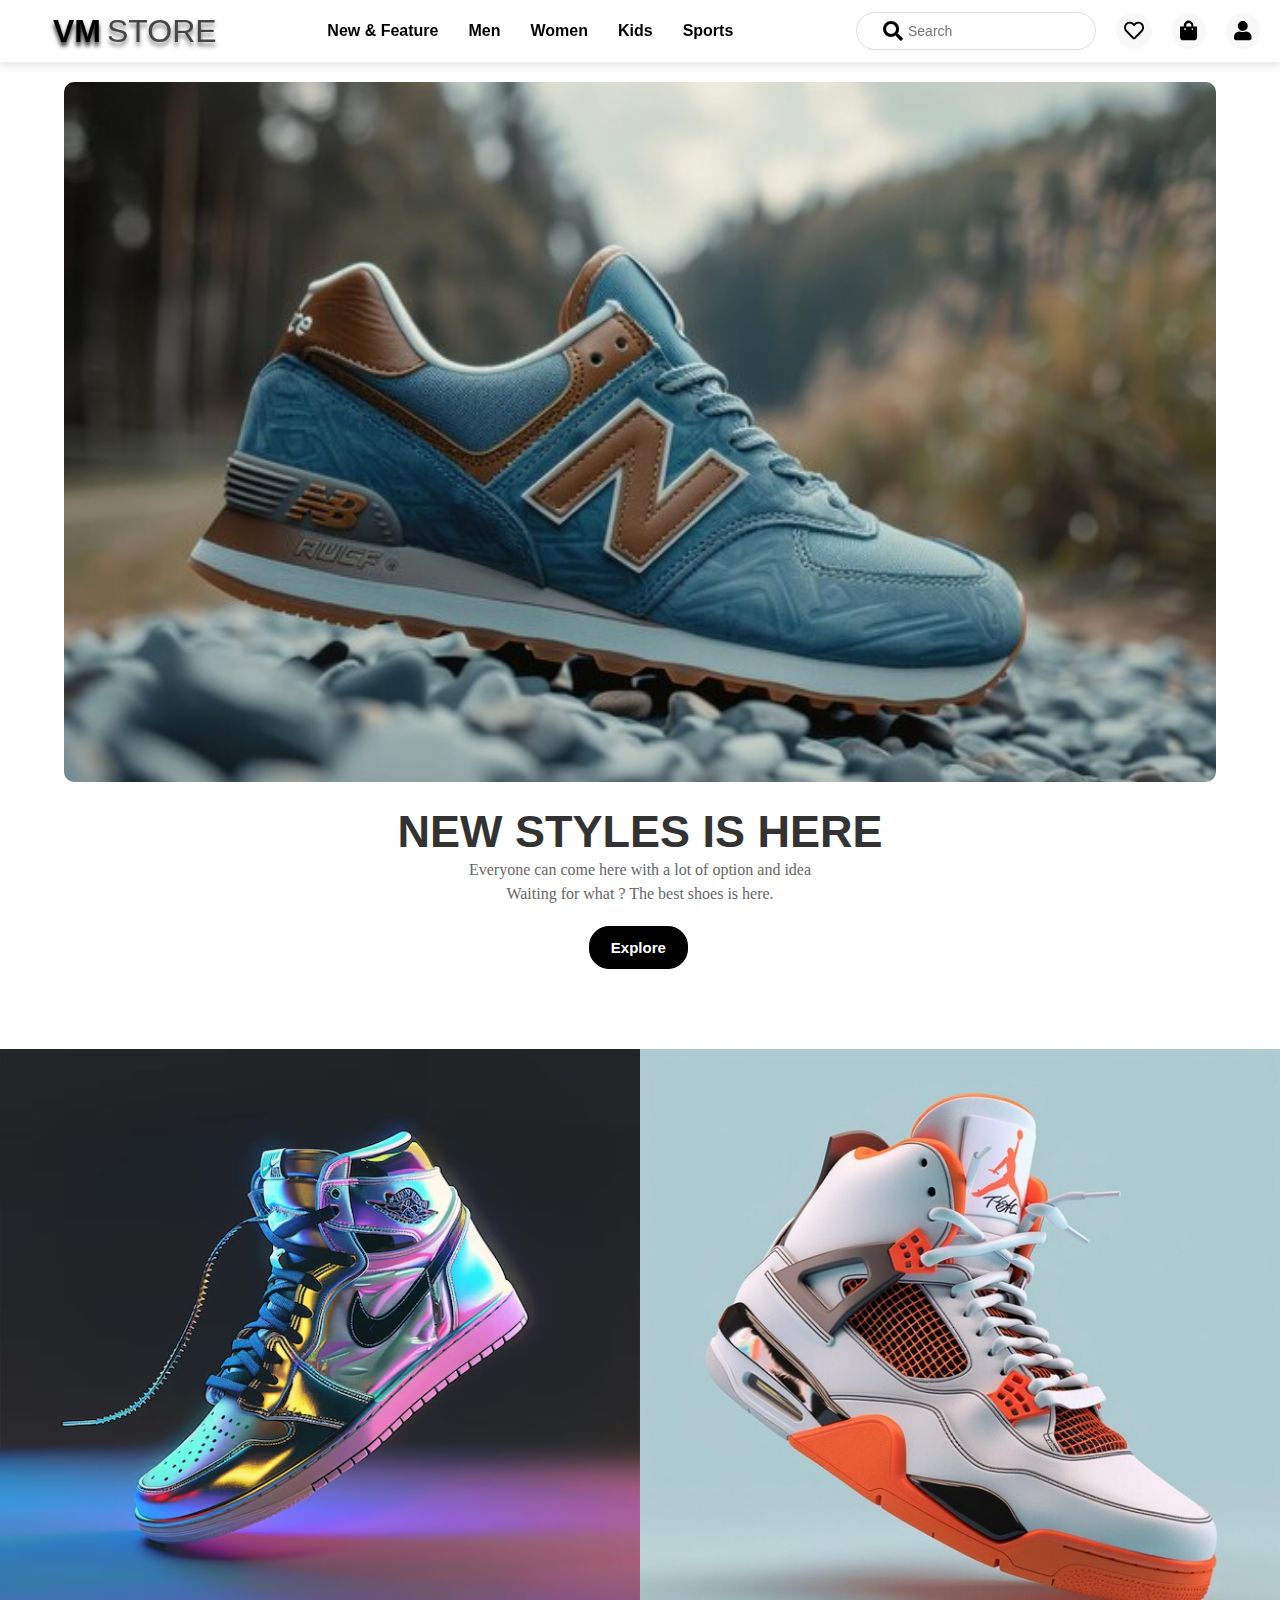
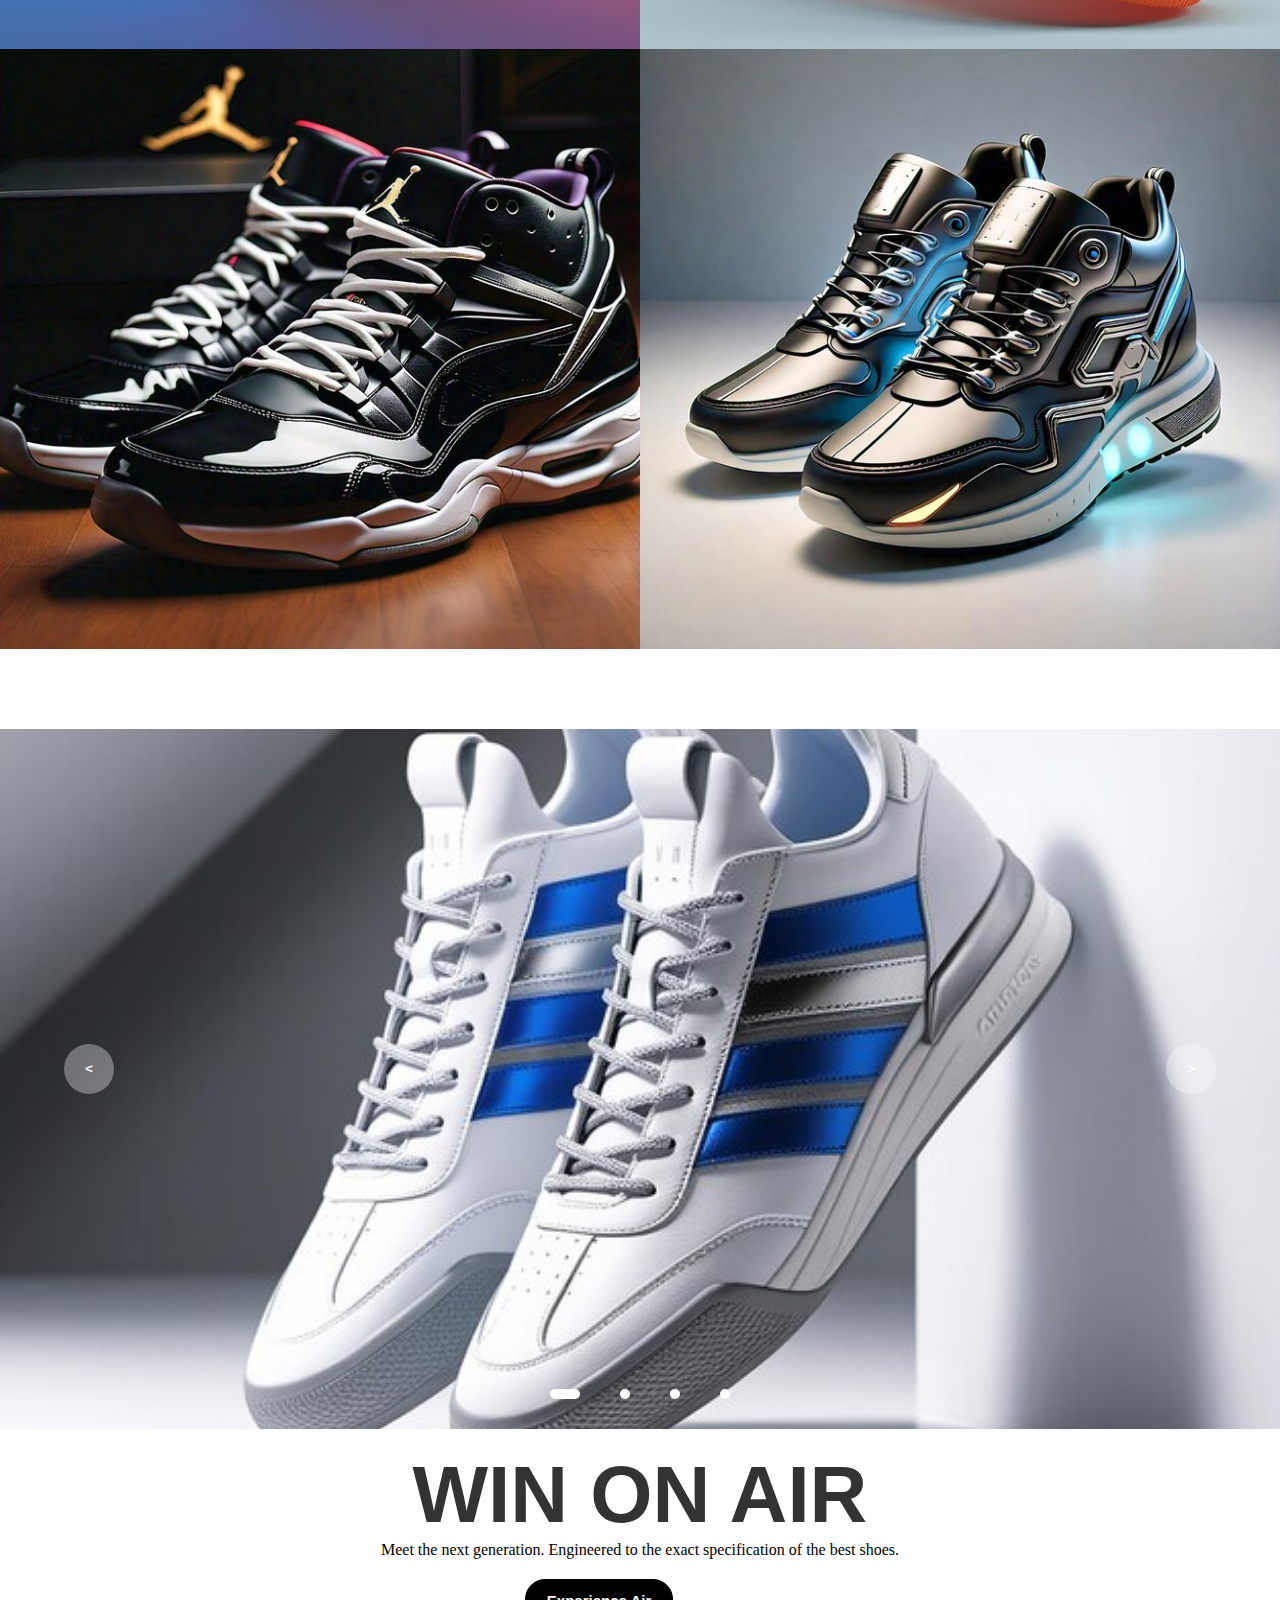
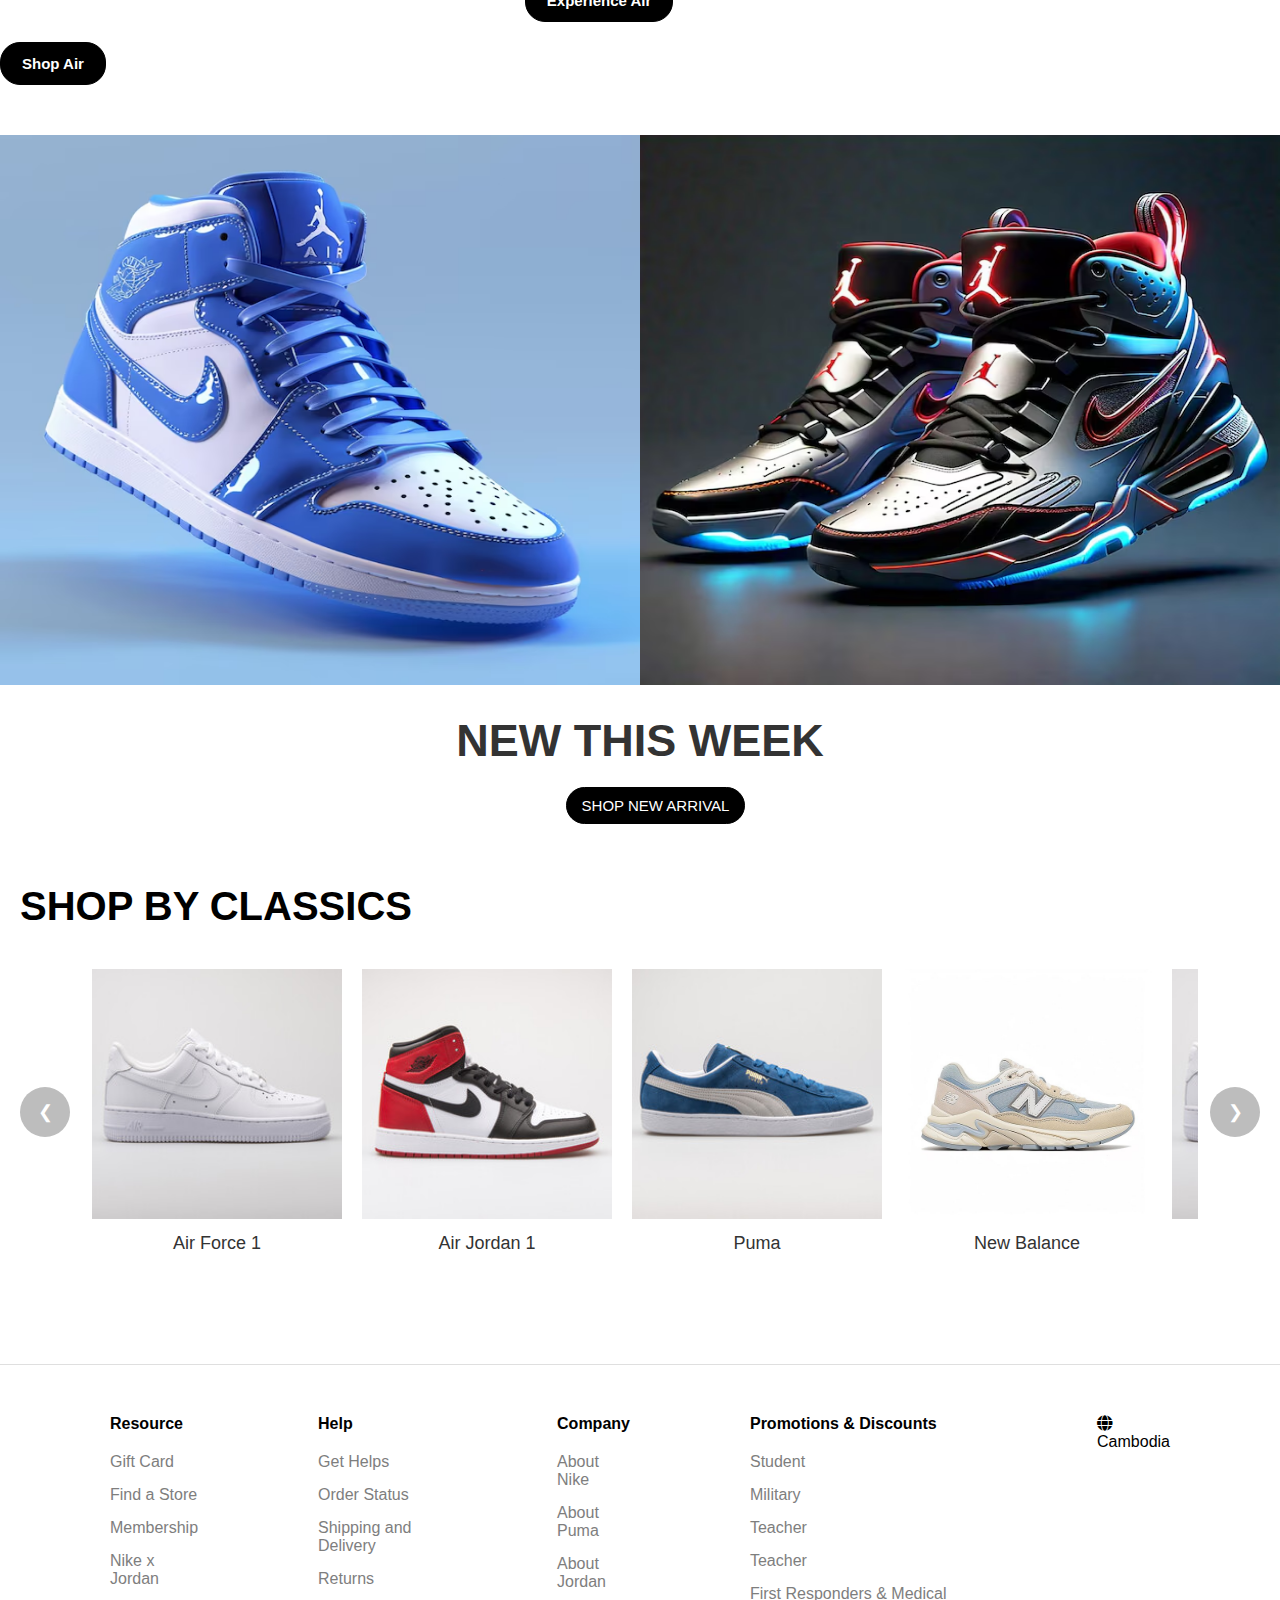
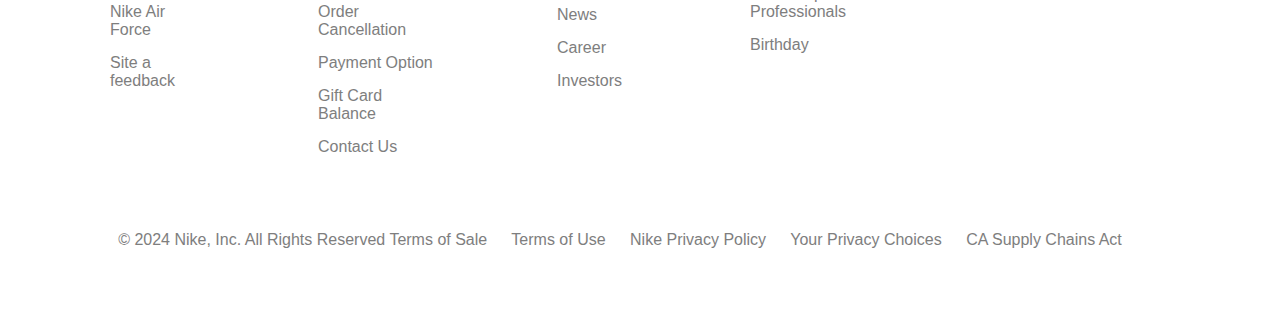
<file: index.html>
<!DOCTYPE html>
<html lang="en">

<head>
    <meta charset="UTF-8">
    <meta name="viewport" content="width=device-width, initial-scale=1.0">
    <link rel="icon" href="Images/IconBar.png">
    <link rel="stylesheet" href="CSS/index.css">
    <link rel="stylesheet" href="https://cdnjs.cloudflare.com/ajax/libs/font-awesome/5.15.4/css/all.min.css">
    <!-- Boxicon link -->
    <link rel="stylesheet" href="https://unpkg.com/boxicons@latest/css/boxicons.min.css">
    <title>VM STORE</title>
</head>

<body>
      <!-- Header -->
      <div id="header-container"></div>

    <div class="main-page">
        <div class="intro">
            <img src="Images/NB2.jpg">
            <p class="intro-text">NEW STYLES IS HERE</p>
            <P class="spp-text">Everyone can come here with a lot of option and idea <br>
                Waiting for what ? The best shoes is here.
            </P>
            <button class="btn-explore">Explore</button>
        </div>
    </div>

    <!-- New coming -->
    <div class="grid-container">
        <div class="grid-item">
            <img src="Images/Nike2.avif" alt="Nike Image">
            <div class="overlay">
                <div class="text">
                    <h2>Back to School</h2>
                    <p>The Best Shoes</p>
                    <a href="New Feature.html"><button>Shop</button></a>
                </div>
            </div>
        </div>
        <div class="grid-item">
            <img src="Images/Jordan2.jpg" alt="Jordan Image">
            <div class="overlay">
                <div class="text">
                    <h2>Air Max Dn</h2>
                    <p>Own the Airwaves with CeeDee Lamb</p>
                    <a href="New Feature.html"><button>Shop</button></a>
                </div>
            </div>
        </div>
        <div class="grid-item">
            <img src="Images/Jordan1.jpg" alt="Jordan Image">
            <div class="overlay">
                <div class="text">
                    <h2>Back to School</h2>
                    <p>The Best Shoes</p>
                    <a href="New Feature.html"><button>Shop</button></a>
                </div>
            </div>
        </div>
        <div class="grid-item">
            <img src="Images/Puma3.jpg" alt="Puma Image">
            <div class="overlay">
                <div class="text">
                    <h2>Air Max Dn</h2>
                    <p>Own the Airwaves with CeeDee Lamb</p>
                    <a href="New Feature.html"><button>Shop</button></a>
                </div>
            </div>
        </div>
    </div>

    <!-- Slideshow -->
    <div class="slideshow">
        <div class="slider">
            <div class="list">
                <div class="items">
                    <img src="Images/Addidas1.jpg" alt="Addidas Image">
                </div>
                <div class="items">
                    <img src="Images/Jordan6.avif" alt="Jordan Image">
                </div>
                <div class="items">
                    <img src="Images/Nike2.avif" alt="Nike Image">
                </div>
                <div class="items">
                    <img src="Images/NB4.jpg" alt="New Balance Image">
                </div>
            </div>

            <!-- Button next previous -->
            <div class="buttons">
                <button id="prev"><</button>
                <button id="next">></button>
            </div>

            <!-- Dots (if 4 items => 4 dots) -->
            <ul class="dots">
                <li class="active"></li>
                <li></li>
                <li></li>
                <li></li>
            </ul>
        </div>
        
        <!-- Title Slideshow -->
        <div class="slide-main-title">
            <p class="slide-title">WIN ON AIR</p>
            <p class="slide-text">Meet the next generation. Engineered to the exact specification of the best shoes.</p>
        </div>
        <!-- Button Slideshow -->
        <div class="btn-container">
            <a href=""><button class="btn-exp-air">Experience Air</button></a>
            <a href="New Feature.html"><button class="btn-shop-air">Shop Air</button></a>
        </div>
    </div>

    <!-- New this week -->
    <div class="grid-container-new">
        <div class="grid-item-new">
            <img src="Images/Jordan3.avif" alt="Jordan Image">
        </div>
        <div class="grid-item-new">
            <img src="Images/Puma4.avif" alt="Puma Image">
        </div>
    </div>
    <div class="new-this-week">
        <h2 class="new-title-text">NEW THIS WEEK</h2>
        <a href="New Feature.html"><button class="btn-shop-arr">SHOP NEW ARRIVAL</button></a>
    </div>

    <!-- Item shopping -->
    <div class="shopping-classics">
        <h2>SHOP BY CLASSICS</h2>
        <div class="carousel-container">
            <button class="prev-item">&#10094;</button>
            <div class="products-container">
                <div class="products">
                    <div class="product">
                        <a href="New Feature.html"><img src="Images/Nike1.jpg" alt="Air Force 1"></a>
                        <p>Air Force 1</p>
                    </div>
                    <div class="product">
                        <a href="New Feature.html"><img src="Images/Jordan4.jpg" alt="Air Jordan 1"></a>
                        <p>Air Jordan 1</p>
                    </div>
                    <div class="product">
                        <a href="New Feature.html"><img src="Images/Puma1.jpg" alt="Puma"></a>
                        <p>Puma</p>
                    </div>
                    <div class="product">
                        <a href="New Feature.html"><img src="Images/NB1.jpg" alt="NB 1"></a>
                        <p>New Balance</p>
                    </div>
                    <div class="product">
                        <a href="New Feature.html"><img src="Images/Nike1.jpg" alt="Air Force 1"></a>
                        <p>Air Force 1</p>
                    </div>
                    <div class="product">
                        <a href="New Feature.html"><img src="Images/Jordan4.jpg" alt="Air Jordan 1"></a>
                        <p>Air Jordan 1</p>
                    </div>
                    <div class="product">
                        <a href="New Feature.html"><img src="Images/Puma1.jpg" alt="Puma"></a>
                        <p>Puma</p>
                    </div>
                    <div class="product">
                        <a href="New Feature.html"><img src="Images/NB1.jpg" alt="NB 1"></a>
                        <p>New Balance</p>
                    </div>
                </div>
            </div>
            <button class="next-item">&#10095;</button>
        </div>
    </div>

    <!-- Footer -->
    <div id="footer-container"></div>


    <script src="JavaScript/index.js"></script>
</body>

</html>
</file>
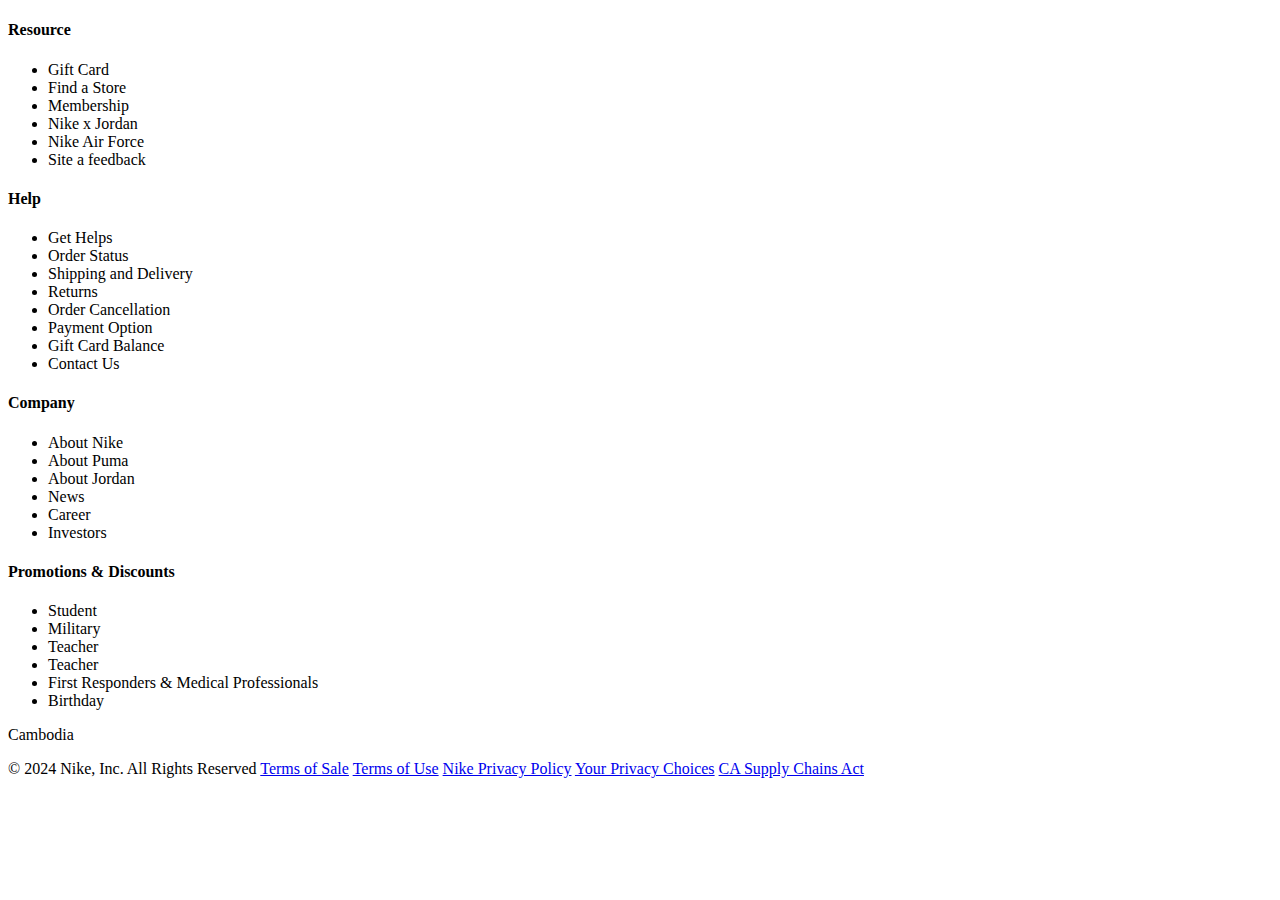
<file: Footer.html>
<!DOCTYPE html>
<html lang="en">
<head>
    <meta charset="UTF-8">
    <meta name="viewport" content="width=device-width, initial-scale=1.0">
    <title>Footer</title>
</head>
<body>
    <!-- Footer -->
    <div class="container">
        <div class="column">
            <h4>Resource</h4>
            <ul>
                <li>Gift Card</li>
                <li>Find a Store</li>
                <li>Membership</li>
                <li>Nike x Jordan</li>
                <li>Nike Air Force</li>
                <li>Site a feedback</li>
            </ul>
        </div>

        <div class="column">
            <h4>Help</h4>
            <ul>
                <li>Get Helps</li>
                <li>Order Status</li>
                <li>Shipping and Delivery</li>
                <li>Returns</li>
                <li>Order Cancellation</li>
                <li>Payment Option</li>
                <li>Gift Card Balance</li>
                <li>Contact Us</li>
            </ul>
        </div>

        <div class="column">
            <h4>Company</h4>
            <ul>
                <li>About Nike</li>
                <li>About Puma</li>
                <li>About Jordan</li>
                <li>News</li>
                <li>Career</li>
                <li>Investors</li>
            </ul>
        </div>

        <div class="column">
            <h4>Promotions & Discounts</h4>
            <ul>
                <li>Student</li>
                <li>Military</li>
                <li>Teacher</li>
                <li>Teacher</li>
                <li>First Responders & Medical Professionals</li>
                <li>Birthday</li>
            </ul>
        </div>

        <div class="column">
            <i class="fa fa-globe" aria-hidden="true"></i>
            <p>Cambodia</p>
          </div>
    </div>

    
    <div class="footer">
        <p>© 2024 Nike, Inc. All Rights Reserved 
        <a href="#" class="footer-text">Terms of Sale</a> 
        <a href="#" class="footer-text">Terms of Use</a>
        <a href="#" class="footer-text">Nike Privacy Policy</a> 
        <a href="#" class="footer-text">Your Privacy Choices</a> 
        <a href="#" class="footer-text">CA Supply Chains Act</a></p>
    </div>

</body>
</html>
</file>
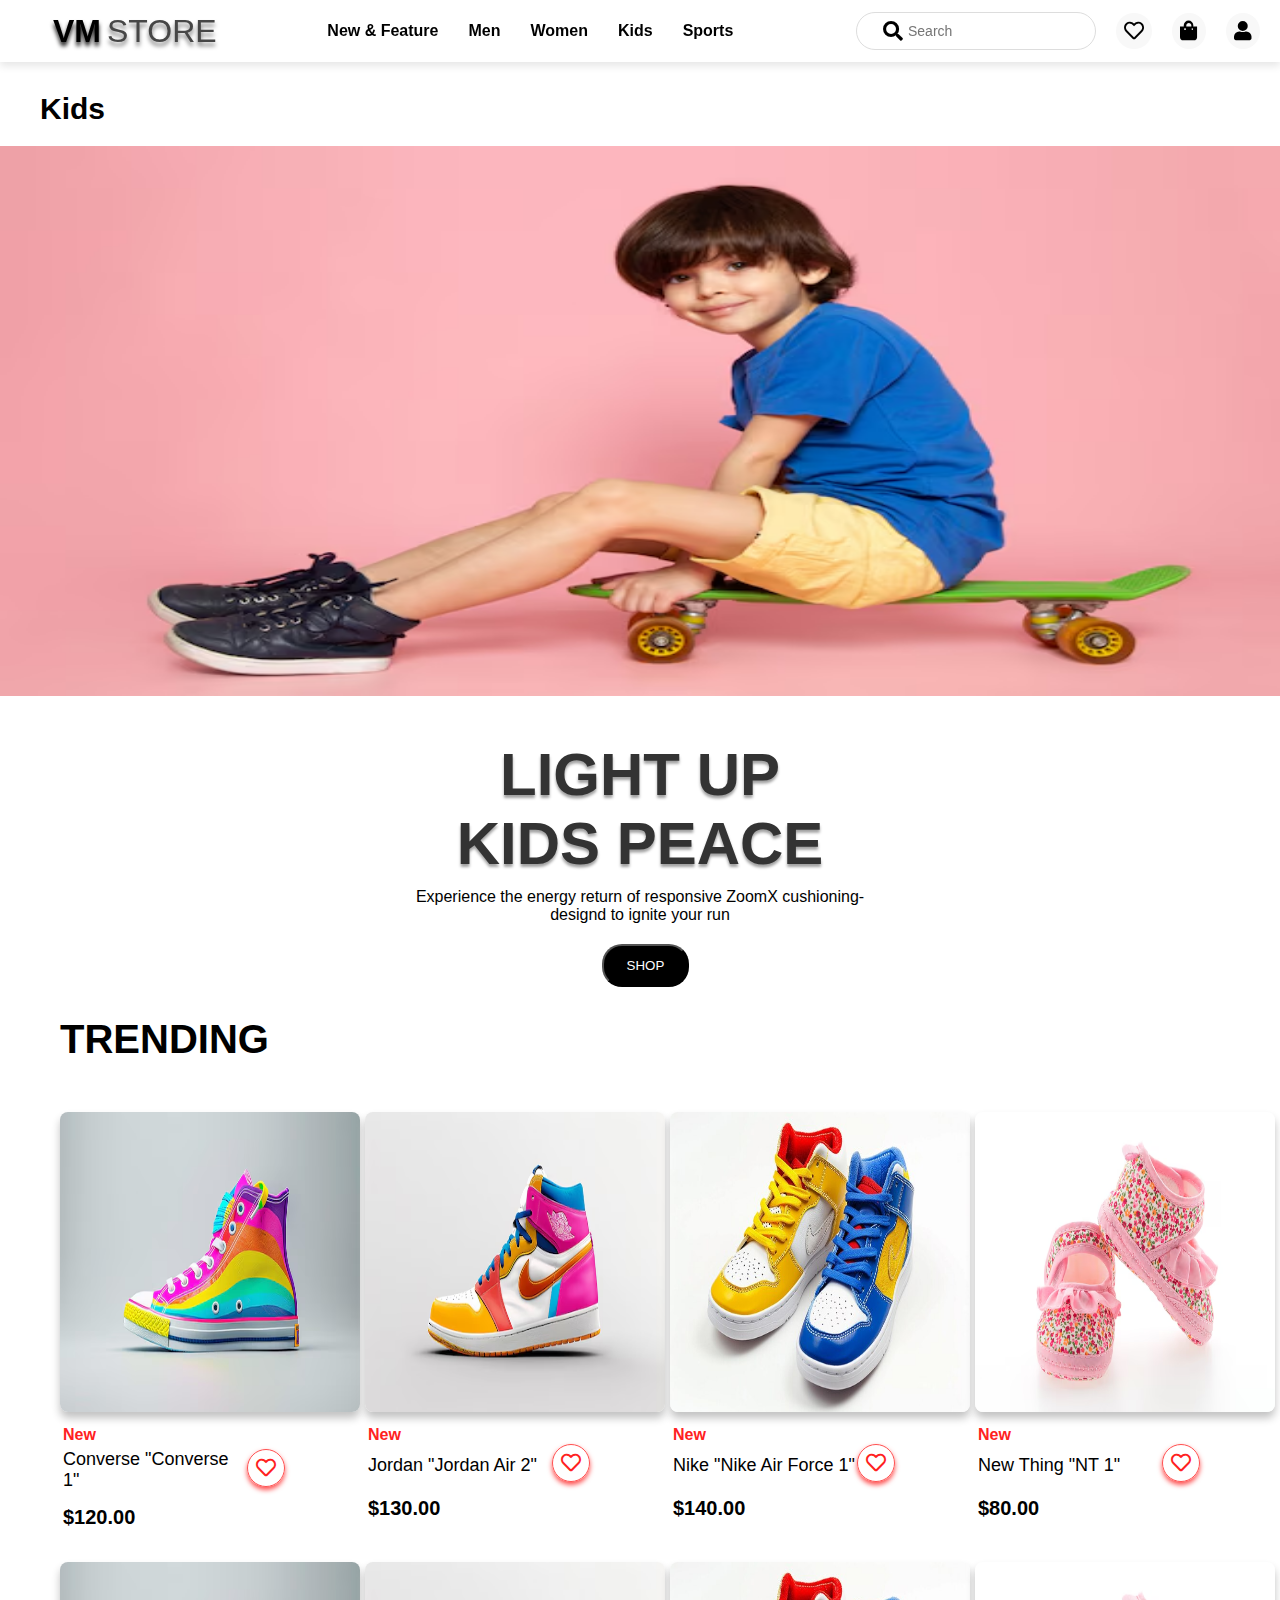
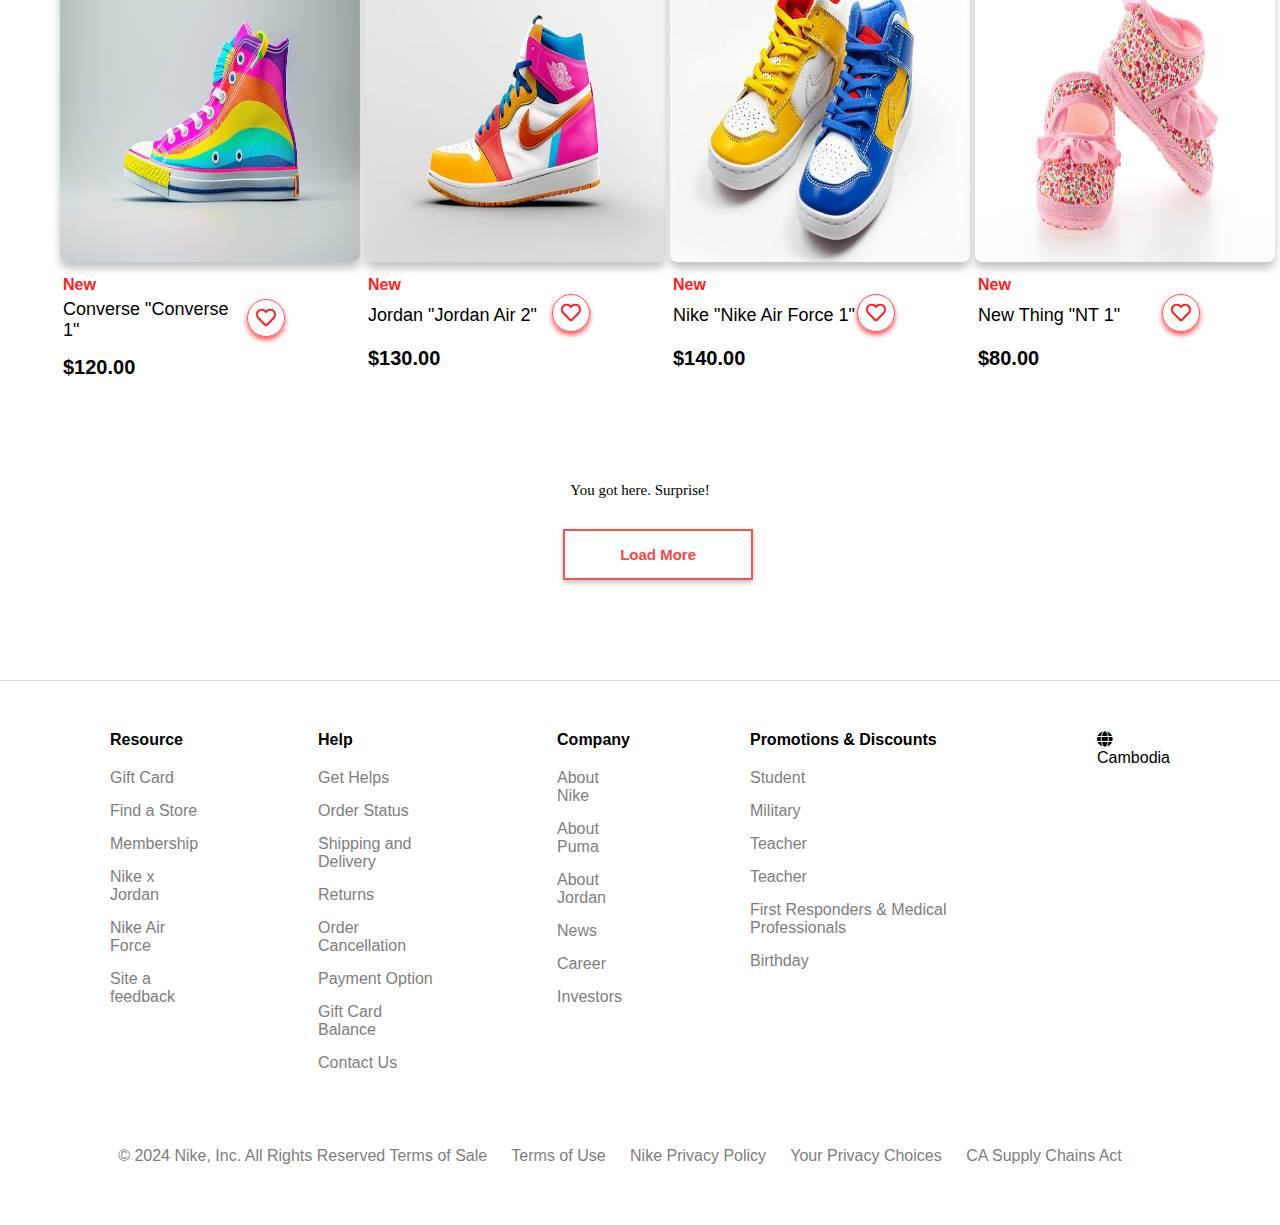
<file: Kids.html>
<!DOCTYPE html>
<html lang="en">
<head>
    <meta charset="UTF-8">
    <meta name="viewport" content="width=device-width, initial-scale=1.0">
    <link rel="icon" href="Images/IconBar.png">
    <link rel="stylesheet" href="CSS/index.css">
    <link rel="stylesheet" href="https://cdnjs.cloudflare.com/ajax/libs/font-awesome/5.15.4/css/all.min.css">
    <title>Kids</title>
</head>
<body>
    <!-- Header -->
    <div id="header-container"></div>

    <!-- Main Content -->
    <div class="kids-container">
        <h2>Kids</h2>
        <div class="kids-container-cover">
            <img src="Images/kid-1.avif" alt="Kid-1">
            <div class="overlay-kids">
                <div class="text-kids">
                    <h2>Nike Sport</h2>
                    <p>Enjoy the race with Nike Sport</p>
                    <a href="New Feature.html"><button>Shop</button></a>
                </div>
            </div>
        </div>
        <h3>LIGHT UP<br>KIDS PEACE</h3>
        <p>Experience the energy return of responsive ZoomX cushioning-<br>designd to ignite your run</p>
        <a href="New Feature.html"><button class="btn-shop-kids">SHOP</button></a>
    </div>

    <!-- Product Kids Page-->
    <div class="Kids-items">
        <h2>TRENDING</h2>
        <div class="kids-items-container">
            <div class="main-items">
                <a href="New Feature.html"><img src="Images/convers3.avif" alt="Converse"></a>
                <h4 class="types-items">New</h4>
                <div class="name-heart">
                    <p class="names-items">Converse "Converse 1"</p>
                    <a href=""><i class="far fa-heart" id="btn-hearts"></i></a>
                </div>
                <p class="prices-items">$120.00</p>
            </div>

            <div class="main-items">
                <a href="New Feature.html"><img src="Images/Jordan8.avif" alt="Jordan"></a>
                <h4 class="types-items">New</h4>
                <div class="name-heart">
                    <p class="names-items">Jordan "Jordan Air 2"</p>
                    <a href=""><i class="far fa-heart" id="btn-hearts"></i></a>
                </div>
                <p class="prices-items">$130.00</p>
            </div>

            <div class="main-items">
                <a href="New Feature.html"><img src="Images/nike9.jpg" alt="Nike"></a>
                <h4 class="types-items">New</h4>
                <div class="name-heart">
                    <p class="names-items">Nike "Nike Air Force 1"</p>
                    <a href=""><i class="far fa-heart" id="btn-hearts"></i></a>
                </div>
                <p class="prices-items">$140.00</p>
            </div>

           <div class="main-items">
            <a href="New Feature.html"><img src="Images/shoes1.avif" alt="Shoes Kid"></a>
                <h4 class="types-items">New</h4>
                <div class="name-heart">
                    <p class="names-items">New Thing "NT 1"</p>
                    <a href=""><i class="far fa-heart" id="btn-hearts"></i></a>
                </div>
                <p class="prices-items">$80.00</p>
            </div>

            <div class="main-items">
                <a href="New Feature.html"><img src="Images/convers3.avif" alt="Converse"></a>
                <h4 class="types-items">New</h4>
                <div class="name-heart">
                    <p class="names-items">Converse "Converse 1"</p>
                    <a href=""><i class="far fa-heart" id="btn-hearts"></i></a>
                </div>
                <p class="prices-items">$120.00</p>
            </div>

            <div class="main-items">
                <a href="New Feature.html"><img src="Images/Jordan8.avif" alt="Jordan"></a>
                <h4 class="types-items">New</h4>
                <div class="name-heart">
                    <p class="names-items">Jordan "Jordan Air 2"</p>
                    <a href=""><i class="far fa-heart" id="btn-hearts"></i></a>
                </div>
                <p class="prices-items">$130.00</p>
            </div>

            <div class="main-items">
                <a href="New Feature.html"><img src="Images/nike9.jpg" alt="Nike"></a>
                <h4 class="types-items">New</h4>
                <div class="name-heart">
                    <p class="names-items">Nike "Nike Air Force 1"</p>
                    <a href=""><i class="far fa-heart" id="btn-hearts"></i></a>
                </div>
                <p class="prices-items">$140.00</p>
            </div>

           <div class="main-items">
            <a href="New Feature.html"><img src="Images/shoes1.avif" alt="Shoes Kid"></a>
                <h4 class="types-items">New</h4>
                <div class="name-heart">
                    <p class="names-items">New Thing "NT 1"</p>
                    <a href=""><i class="far fa-heart" id="btn-hearts"></i></a>
                </div>
                <p class="prices-items">$80.00</p>
            </div>
        </div>
        <p class="new-feature-text">You got here. Surprise!</p>
        <a href="New Feature.html"><button class="btn-load-more">Load More</button></a>
    </div>
    
    

    <!-- Footer -->
    <div id="footer-container"></div>

    <script src="JavaScript/index.js"></script>
</body>
</html>
</file>
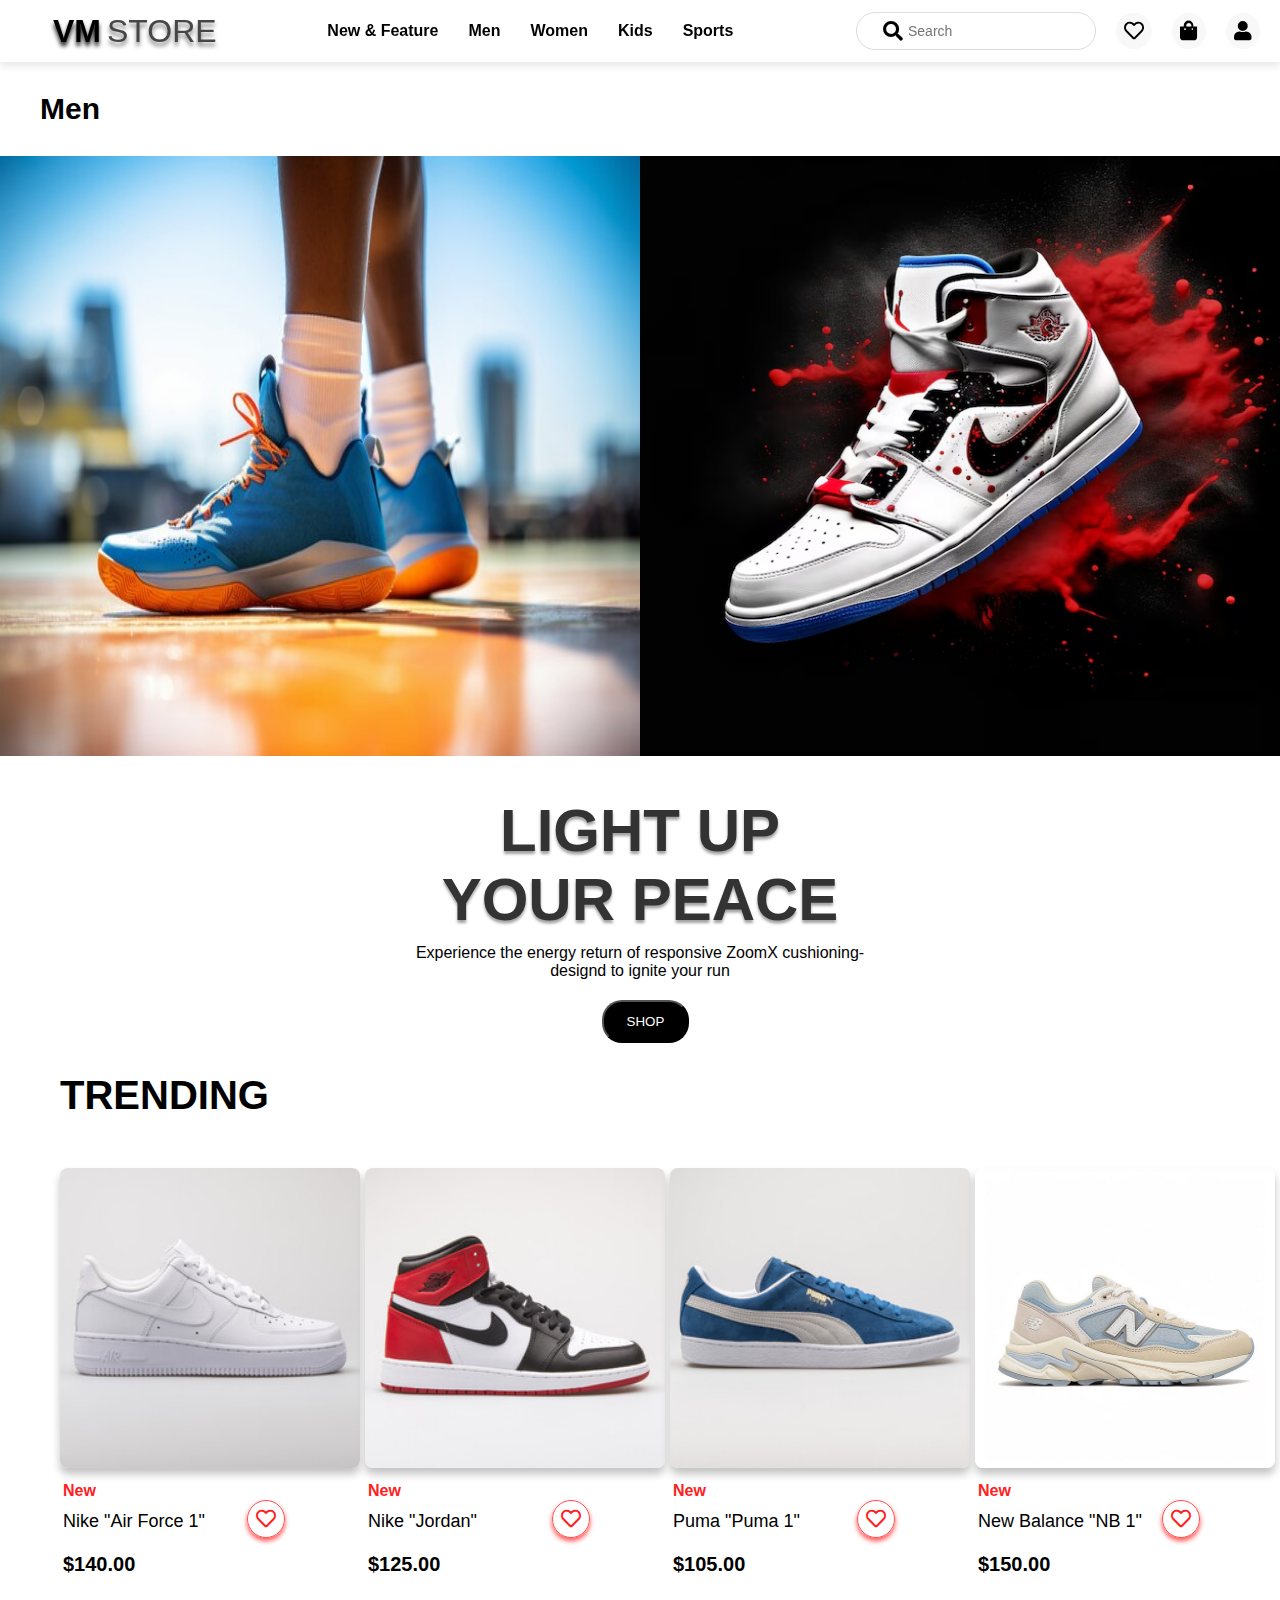
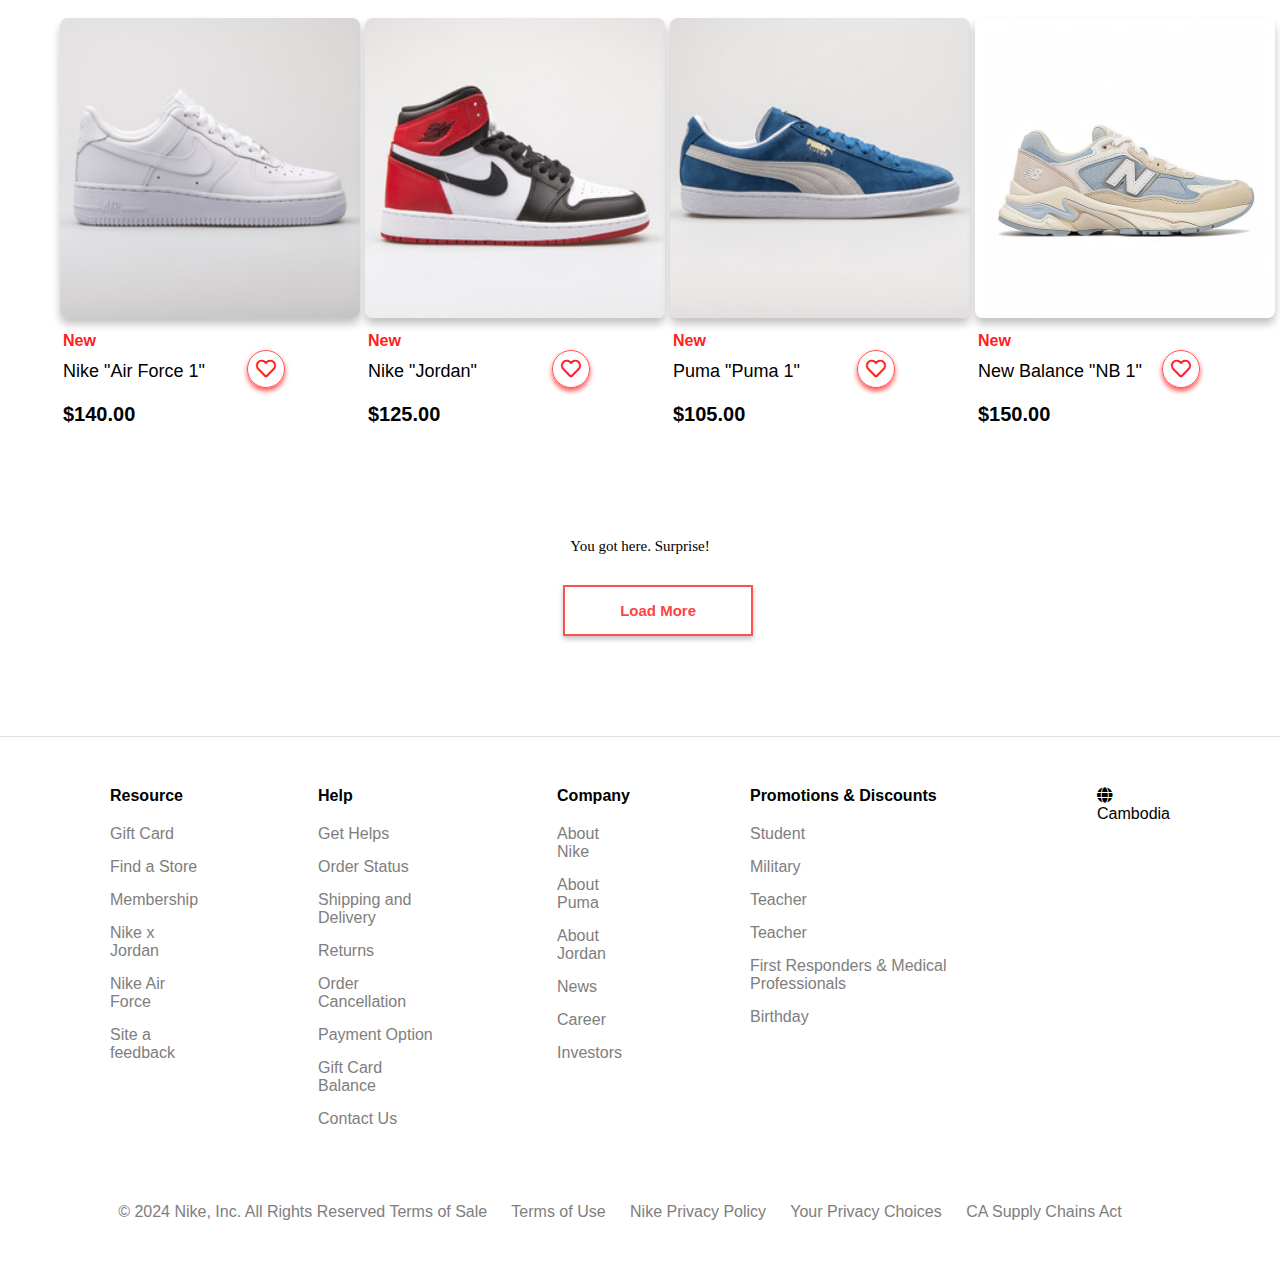
<file: Men.html>
<!DOCTYPE html>
<html lang="en">
<head>
    <meta charset="UTF-8">
    <meta name="viewport" content="width=device-width, initial-scale=1.0">
    <link rel="icon" href="Images/IconBar.png">
    <link rel="stylesheet" href="CSS/index.css">
    <link rel="stylesheet" href="https://cdnjs.cloudflare.com/ajax/libs/font-awesome/5.15.4/css/all.min.css">
    <title>Men</title>
</head>
<body>
    <!-- Header -->
    <div id="header-container"></div>

    <!-- Product men page -->
    <div class="men-container">
        <h2 id="title-men">Men</h2>
        <div class="men-container-item">
            <div class="men-grid">
                <img src="Images/Nike5.jpg" alt="Nike Sports">
                <div class="overlay-men">
                    <div class="text-men">
                        <h2>Nike Sport</h2>
                        <p>Won the race with Nike Sport</p>
                        <a href="New Feature.html"><button>Shop</button></a>
                    </div>
                </div>
            </div>
            <div class="men-grid">
                <img src="Images/Jordan5.avif" alt="Air Jordan 1">
                <div class="overlay-men">
                    <div class="text-men">
                        <h2>Air Jordan 1</h2>
                        <p>Own style with new generation</p>
                        <a href="New Feature.html"><button>Shop</button></a>
                    </div>
                </div>
            </div>
        </div>
        <h3>LIGHT UP<br>YOUR PEACE</h3>
        <p>Experience the energy return of responsive ZoomX cushioning-<br>designd to ignite your run</p>
        <a href="New Feature.html"><button class="btn-shop-men">SHOP</button></a>
    </div>

    <!-- Product Men Page-->
    <div class="Men-items">
        <h2>TRENDING</h2>
        <div class="men-items-container">
            <div class="main-items">
                <a href="New Feature.html"><img src="Images/Nike1.jpg" alt="Air Force 1"></a>
                <h4 class="types-items">New</h4>
                <div class="name-heart">
                    <p class="names-items">Nike "Air Force 1"</p>
                    <a href=""><i class="far fa-heart" id="btn-hearts"></i></a>
                </div>
                <p class="prices-items">$140.00</p>
            </div>

            <div class="main-items">
                <a href="New Feature.html"><img src="Images/Jordan4.jpg" alt="Air Jordan 1"></a>
                <h4 class="types-items">New</h4>
                <div class="name-heart">
                    <p class="names-items">Nike "Jordan"</p>
                    <a href=""><i class="far fa-heart" id="btn-hearts"></i></a>
                </div>
                <p class="prices-items">$125.00</p>
            </div>

            <div class="main-items">
                <a href="New Feature.html"><img src="Images/Puma1.jpg" alt="Puma 1"></a>
                <h4 class="types-items">New</h4>
                <div class="name-heart">
                    <p class="names-items">Puma "Puma 1"</p>
                    <a href=""><i class="far fa-heart" id="btn-hearts"></i></a>
                </div>
                <p class="prices-items">$105.00</p>
            </div>

           <div class="main-items">
            <a href="New Feature.html"><img src="Images/NB1.jpg" alt="NB 1"></a>
                <h4 class="types-items">New</h4>
                <div class="name-heart">
                    <p class="names-items">New Balance "NB 1"</p>
                    <a href=""><i class="far fa-heart" id="btn-hearts"></i></a>
                </div>
                <p class="prices-items">$150.00</p>
            </div>

            <div class="main-items">
                <a href="New Feature.html"><img src="Images/Nike1.jpg" alt="Air Force 1"></a>
                <h4 class="types-items">New</h4>
                <div class="name-heart">
                    <p class="names-items">Nike "Air Force 1"</p>
                    <a href=""><i class="far fa-heart" id="btn-hearts"></i></a>
                </div>
                <p class="prices-items">$140.00</p>
            </div>

            <div class="main-items">
                <a href="New Feature.html"><img src="Images/Jordan4.jpg" alt="Air Jordan 1"></a>
                <h4 class="types-items">New</h4>
                <div class="name-heart">
                    <p class="names-items">Nike "Jordan"</p>
                    <a href=""><i class="far fa-heart" id="btn-hearts"></i></a>
                </div>
                <p class="prices-items">$125.00</p>
            </div>

            <div class="main-items">
                <a href="New Feature.html"><img src="Images/Puma1.jpg" alt="Puma 1"></a>
                <h4 class="types-items">New</h4>
                <div class="name-heart">
                    <p class="names-items">Puma "Puma 1"</p>
                    <a href=""><i class="far fa-heart" id="btn-hearts"></i></a>
                </div>
                <p class="prices-items">$105.00</p>
            </div>

           <div class="main-items">
            <a href="New Feature.html"><img src="Images/NB1.jpg" alt="NB 1"></a>
                <h4 class="types-items">New</h4>
                <div class="name-heart">
                    <p class="names-items">New Balance "NB 1"</p>
                    <a href=""><i class="far fa-heart" id="btn-hearts"></i></a>
                </div>
                <p class="prices-items">$150.00</p>
            </div>
        </div>
        <p class="new-feature-text">You got here. Surprise!</p>
        <a href="New Feature.html"><button class="btn-load-more">Load More</button></a>
    </div>

    <!-- Footer -->
    <div id="footer-container"></div>

    <script src="JavaScript/index.js"></script>
</body>
</html>
</file>
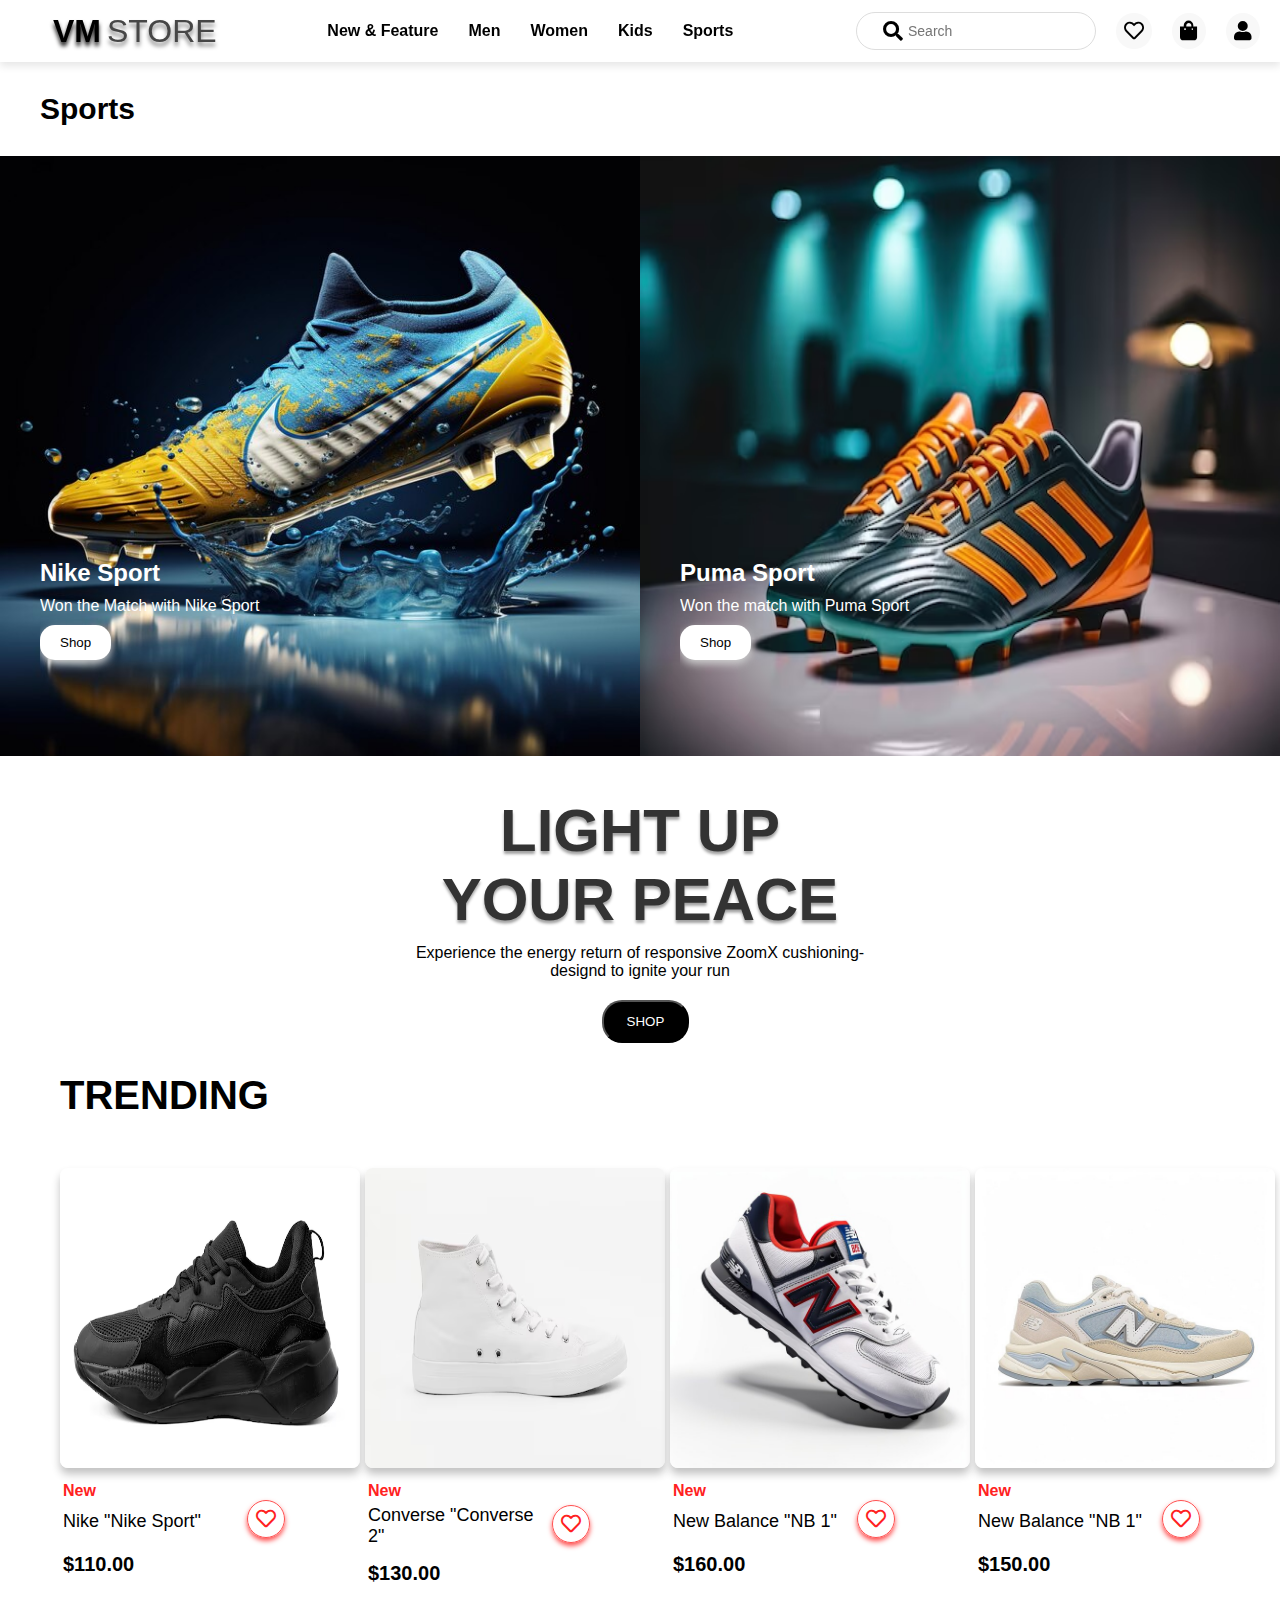
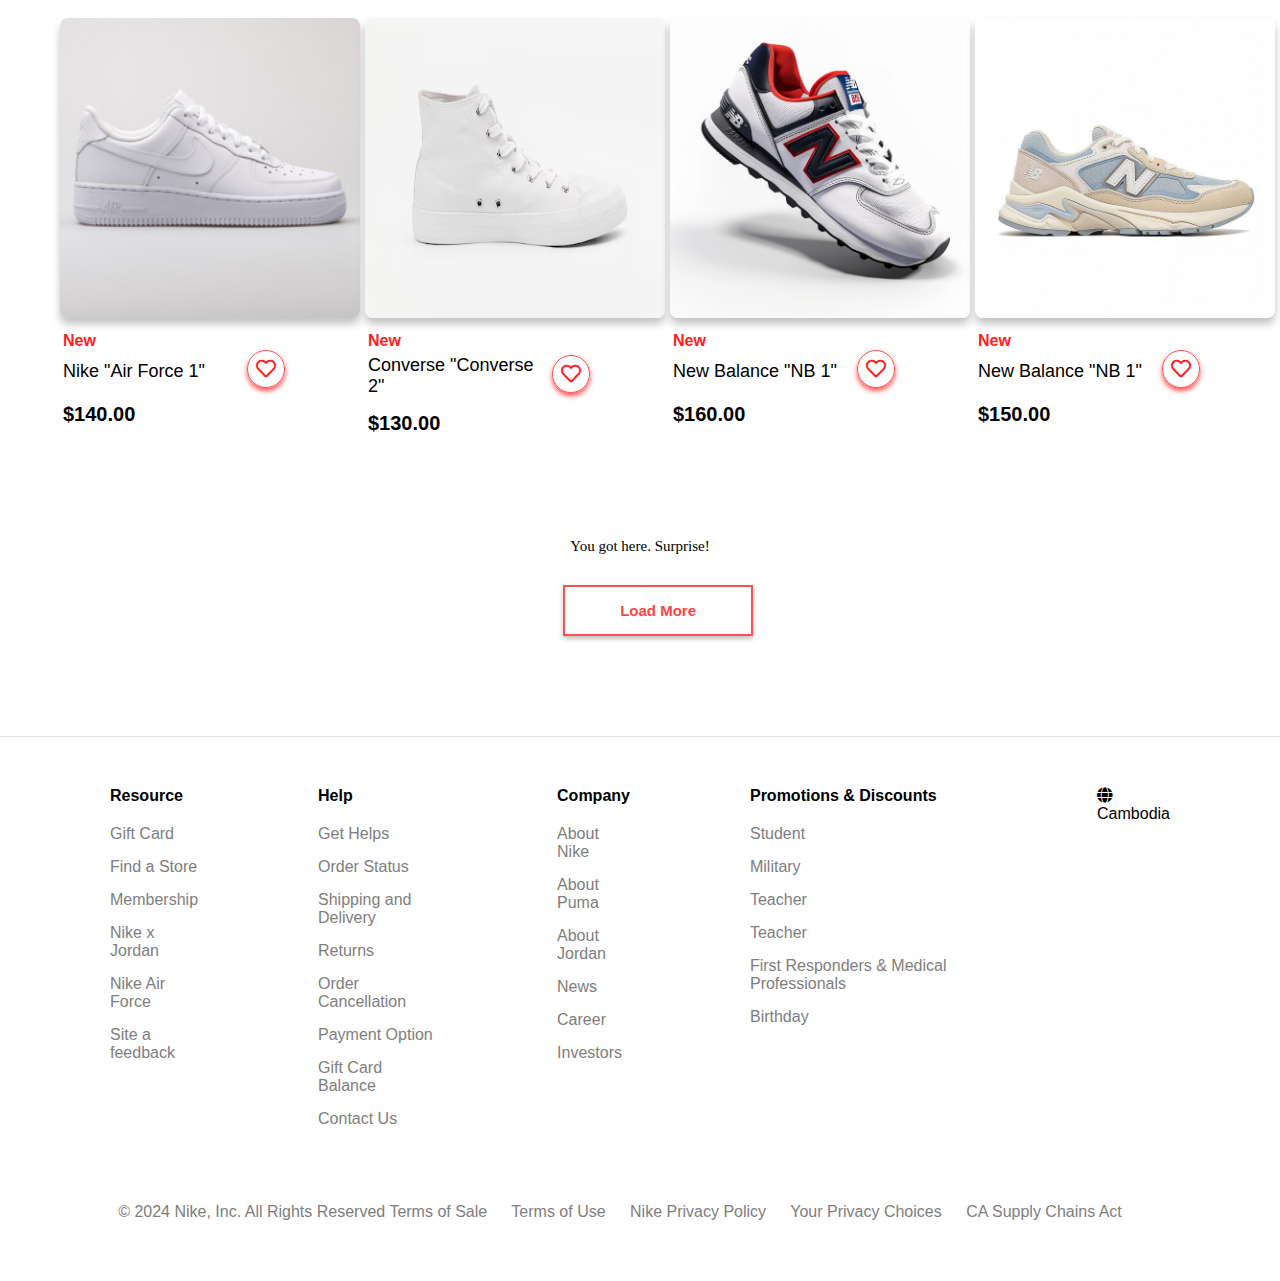
<file: Sports.html>
<!DOCTYPE html>
<html lang="en">
<head>
    <meta charset="UTF-8">
    <meta name="viewport" content="width=device-width, initial-scale=1.0">
    <link rel="icon" href="Images/IconBar.png">
    <link rel="stylesheet" href="CSS/index.css">
    <link rel="stylesheet" href="https://cdnjs.cloudflare.com/ajax/libs/font-awesome/5.15.4/css/all.min.css">
    <title>Sports</title>
</head>
<body>
    <!-- Header -->
    <div id="header-container"></div>

    <!-- Main Content -->
    <div class="sports-container">
        <h2 id="title-sports">Sports</h2>
        <div class="sports-container-item">
            <div class="sports-grid">
                <img src="Images/Sport2.jpg" alt="Sport">
                <div class="overlay-sport">
                    <div class="text-sport">
                        <h2>Nike Sport</h2>
                        <p>Won the Match with Nike Sport</p>
                        <a href="New Feature.html"><button>Shop</button></a>
                    </div>
                </div>
            </div>
            <div class="sports-grid">
                <img src="Images/Sport3.avif" alt="Sport">
                <div class="overlay-sport">
                    <div class="text-sport">
                        <h2>Puma Sport</h2>
                        <p>Won the match with Puma Sport</p>
                        <a href="New Feature.html"><button>Shop</button></a>
                    </div>
                </div>
            </div>
        </div>
        <h3>LIGHT UP<br>YOUR PEACE</h3>
        <p>Experience the energy return of responsive ZoomX cushioning-<br>designd to ignite your run</p>
        <a href="New Feature.html"><button class="btn-shop-sport">SHOP</button></a>
    </div>

    <!-- Product Sport Page-->
    <div class="sports-items">
        <h2>TRENDING</h2>
        <div class="sport-items-container">
            <div class="main-items">
                <a href="New Feature.html"><img src="Images/Nike10.avif" alt="Nike Sport"></a>
                <h4 class="types-items">New</h4>
                <div class="name-heart">
                    <p class="names-items">Nike "Nike Sport"</p>
                    <a href=""><i class="far fa-heart" id="btn-hearts"></i></a>
                </div>
                <p class="prices-items">$110.00</p>
            </div>

            <div class="main-items">
                <a href="New Feature.html"><img src="Images/converse2.avif" alt="Converse"></a>
                <h4 class="types-items">New</h4>
                <div class="name-heart">
                    <p class="names-items">Converse "Converse 2"</p>
                    <a href=""><i class="far fa-heart" id="btn-hearts"></i></a>
                </div>
                <p class="prices-items">$130.00</p>
            </div>

            <div class="main-items">
                <a href="New Feature.html"><img src="Images/NB5.jpg" alt="New Balance"></a>
                <h4 class="types-items">New</h4>
                <div class="name-heart">
                    <p class="names-items">New Balance "NB 1"</p>
                    <a href=""><i class="far fa-heart" id="btn-hearts"></i></a>
                </div>
                <p class="prices-items">$160.00</p>
            </div>

           <div class="main-items">
            <a href="New Feature.html"><img src="Images/NB1.jpg" alt="NB 1"></a>
                <h4 class="types-items">New</h4>
                <div class="name-heart">
                    <p class="names-items">New Balance "NB 1"</p>
                    <a href=""><i class="far fa-heart" id="btn-hearts"></i></a>
                </div>
                <p class="prices-items">$150.00</p>
            </div>

            <div class="main-items">
                <a href="New Feature.html"><img src="Images/Nike1.jpg" alt="Air Force 1"></a>
                <h4 class="types-items">New</h4>
                <div class="name-heart">
                    <p class="names-items">Nike "Air Force 1"</p>
                    <a href=""><i class="far fa-heart" id="btn-hearts"></i></a>
                </div>
                <p class="prices-items">$140.00</p>
            </div>

            <div class="main-items">
                <a href="New Feature.html"><img src="Images/converse2.avif" alt="Converse"></a>
                <h4 class="types-items">New</h4>
                <div class="name-heart">
                    <p class="names-items">Converse "Converse 2"</p>
                    <a href=""><i class="far fa-heart" id="btn-hearts"></i></a>
                </div>
                <p class="prices-items">$130.00</p>
            </div>

            <div class="main-items">
                <a href="New Feature.html"><img src="Images/NB5.jpg" alt="New Balance"></a>
                <h4 class="types-items">New</h4>
                <div class="name-heart">
                    <p class="names-items">New Balance "NB 1"</p>
                    <a href=""><i class="far fa-heart" id="btn-hearts"></i></a>
                </div>
                <p class="prices-items">$160.00</p>
            </div>

           <div class="main-items">
            <a href="New Feature.html"><img src="Images/NB1.jpg" alt="NB 1"></a>
                <h4 class="types-items">New</h4>
                <div class="name-heart">
                    <p class="names-items">New Balance "NB 1"</p>
                    <a href=""><i class="far fa-heart" id="btn-hearts"></i></a>
                </div>
                <p class="prices-items">$150.00</p>
            </div>
        </div>
        <p class="new-feature-text">You got here. Surprise!</p>
        <a href="New Feature.html"><button class="btn-load-more">Load More</button></a>
    </div>
    
    
    

    <!-- Footer -->
    <div id="footer-container"></div>

    <script src="JavaScript/index.js"></script>
</body>
</html>
</file>
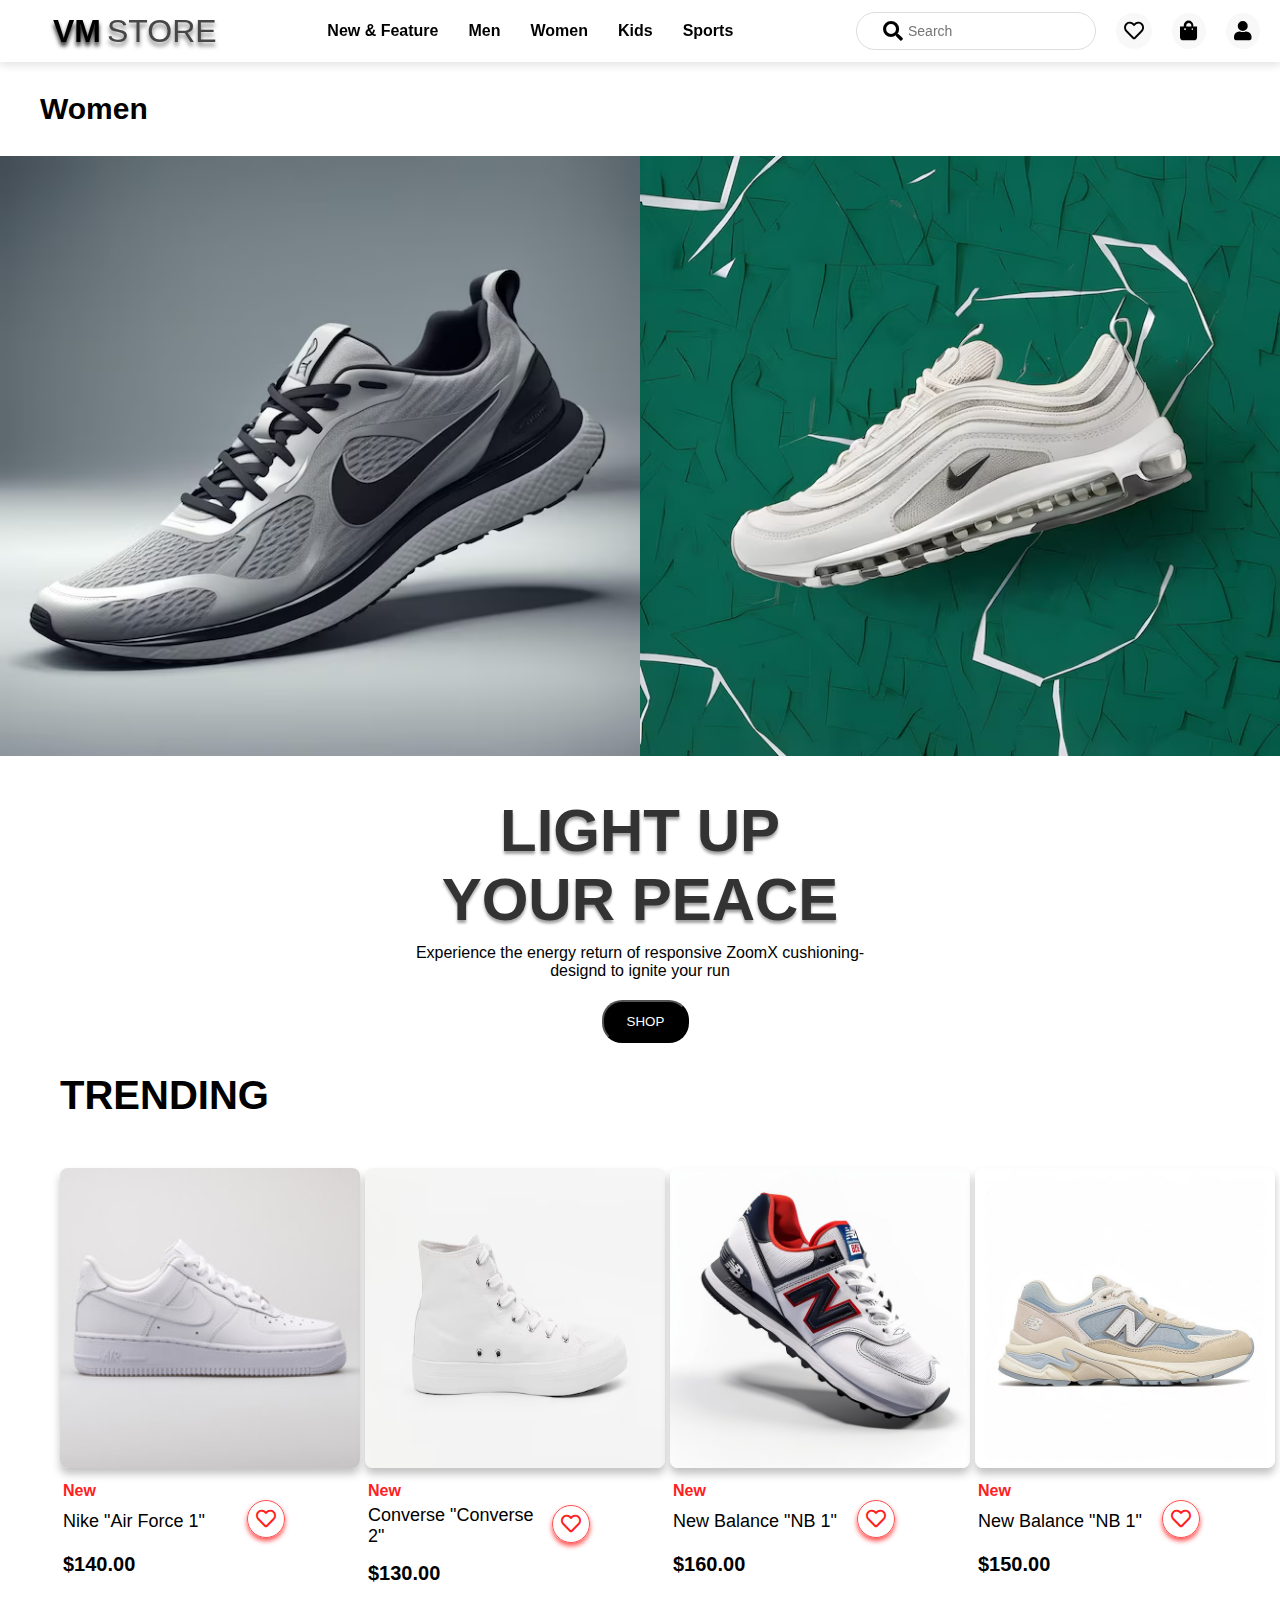
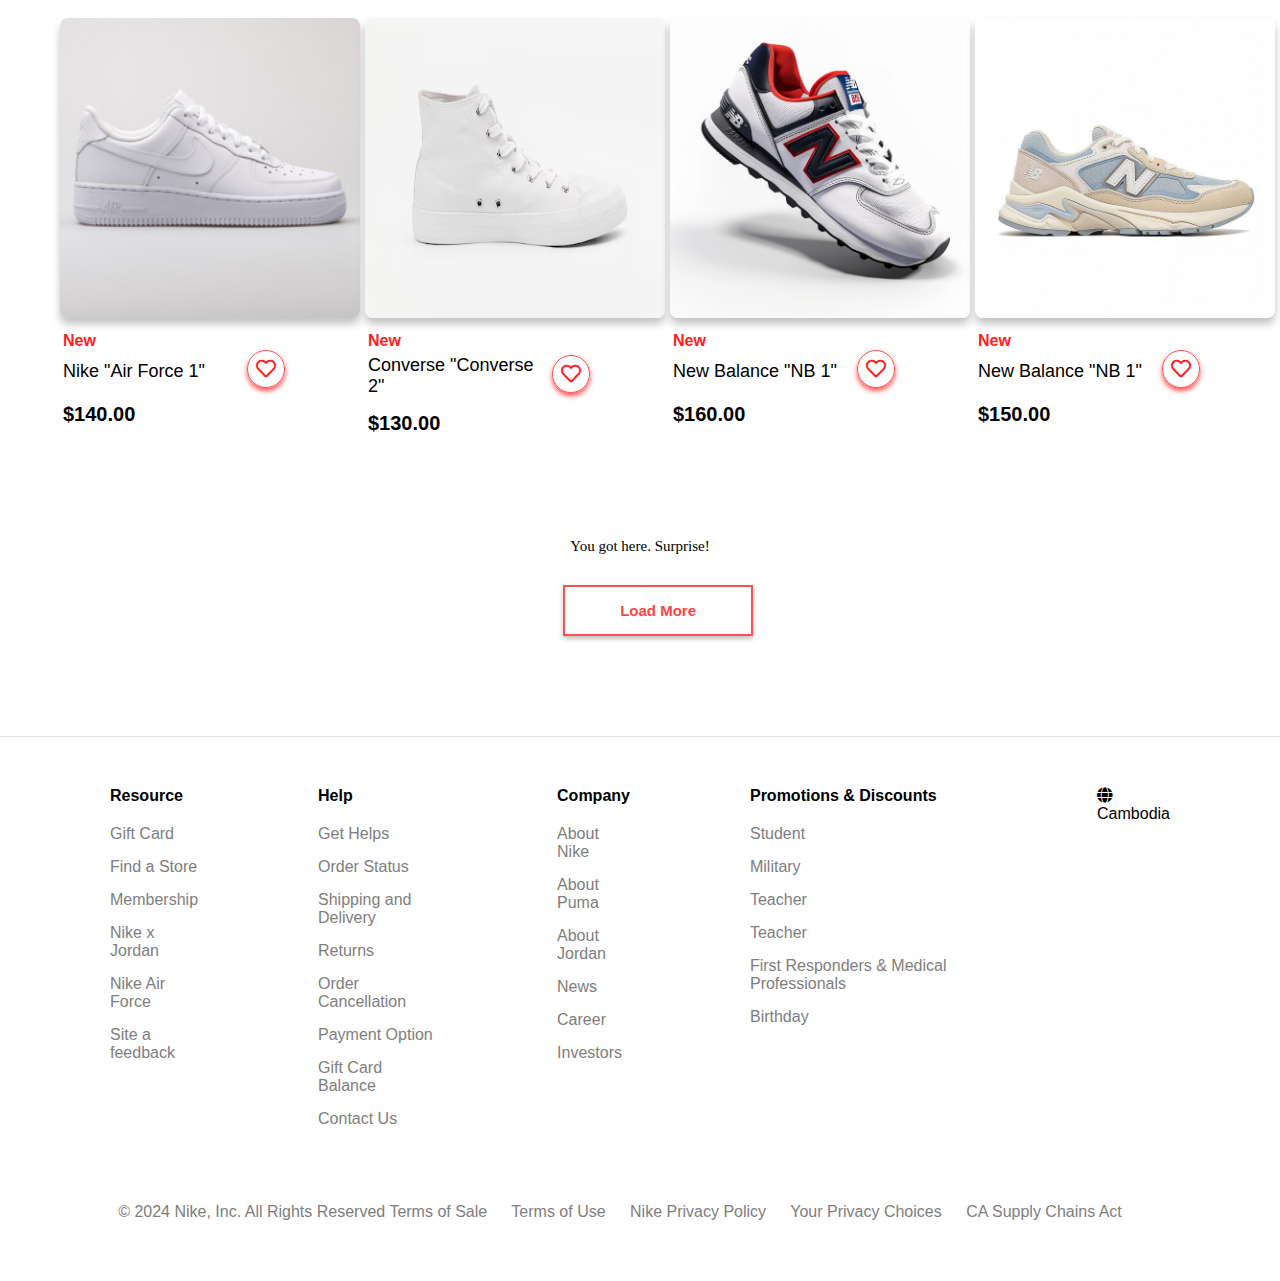
<file: Women.html>
<!DOCTYPE html>
<html lang="en">
<head>
    <meta charset="UTF-8">
    <meta name="viewport" content="width=device-width, initial-scale=1.0">
    <link rel="icon" href="Images/IconBar.png">
    <link rel="stylesheet" href="CSS/index.css">
    <link rel="stylesheet" href="https://cdnjs.cloudflare.com/ajax/libs/font-awesome/5.15.4/css/all.min.css">
    <title>Women</title>
</head>
<body>
    <!-- Header -->
    <div id="header-container"></div>

    <!-- Product Women page -->
    <div class="women-container">
        <h2 id="title-women">Women</h2>
        <div class="women-container-item">
            <div class="women-grid">
                <img src="Images/Nike6.avif" alt="Nike Sports">
                <div class="overlay-women">
                    <div class="text-women">
                        <h2>Nike Sport</h2>
                        <p>Won the race with Nike Sport</p>
                        <a href="New Feature.html"><button>Shop</button></a>
                    </div>
                </div>
            </div>
            <div class="women-grid">
                <img src="Images/Nike7.avif" alt="Nike">
                <div class="overlay-women">
                    <div class="text-women">
                        <h2>Nike Air 1</h2>
                        <p>Our style with new generation</p>
                        <a href="New Feature.html"><button>Shop</button></a>
                    </div>
                </div>
            </div>
        </div>
        <h3>LIGHT UP<br>YOUR PEACE</h3>
        <p>Experience the energy return of responsive ZoomX cushioning-<br>designd to ignite your run</p>
        <a href="New Feature.html"><button class="btn-shop-women">SHOP</button></a>
    </div>

    <!-- Product Women Page-->
    <div class="women-items">
        <h2>TRENDING</h2>
        <div class="women-items-container">
            <div class="main-items">
                <a href="New Feature.html"><img src="Images/Nike1.jpg" alt="Air Force 1"></a>
                <h4 class="types-items">New</h4>
                <div class="name-heart">
                    <p class="names-items">Nike "Air Force 1"</p>
                    <a href=""><i class="far fa-heart" id="btn-hearts"></i></a>
                </div>
                <p class="prices-items">$140.00</p>
            </div>

            <div class="main-items">
                <a href="New Feature.html"><img src="Images/converse2.avif" alt="Converse"></a>
                <h4 class="types-items">New</h4>
                <div class="name-heart">
                    <p class="names-items">Converse "Converse 2"</p>
                    <a href=""><i class="far fa-heart" id="btn-hearts"></i></a>
                </div>
                <p class="prices-items">$130.00</p>
            </div>

            <div class="main-items">
                <a href="New Feature.html"><img src="Images/NB5.jpg" alt="New Balance"></a>
                <h4 class="types-items">New</h4>
                <div class="name-heart">
                    <p class="names-items">New Balance "NB 1"</p>
                    <a href=""><i class="far fa-heart" id="btn-hearts"></i></a>
                </div>
                <p class="prices-items">$160.00</p>
            </div>

           <div class="main-items">
            <a href="New Feature.html"><img src="Images/NB1.jpg" alt="NB 1"></a>
                <h4 class="types-items">New</h4>
                <div class="name-heart">
                    <p class="names-items">New Balance "NB 1"</p>
                    <a href=""><i class="far fa-heart" id="btn-hearts"></i></a>
                </div>
                <p class="prices-items">$150.00</p>
            </div>

            <div class="main-items">
                <a href="New Feature.html"><img src="Images/Nike1.jpg" alt="Air Force 1"></a>
                <h4 class="types-items">New</h4>
                <div class="name-heart">
                    <p class="names-items">Nike "Air Force 1"</p>
                    <a href=""><i class="far fa-heart" id="btn-hearts"></i></a>
                </div>
                <p class="prices-items">$140.00</p>
            </div>

            <div class="main-items">
                <a href="New Feature.html"><img src="Images/converse2.avif" alt="Converse"></a>
                <h4 class="types-items">New</h4>
                <div class="name-heart">
                    <p class="names-items">Converse "Converse 2"</p>
                    <a href=""><i class="far fa-heart" id="btn-hearts"></i></a>
                </div>
                <p class="prices-items">$130.00</p>
            </div>

            <div class="main-items">
                <a href="New Feature.html"><img src="Images/NB5.jpg" alt="New Balance"></a>
                <h4 class="types-items">New</h4>
                <div class="name-heart">
                    <p class="names-items">New Balance "NB 1"</p>
                    <a href=""><i class="far fa-heart" id="btn-hearts"></i></a>
                </div>
                <p class="prices-items">$160.00</p>
            </div>

           <div class="main-items">
            <a href="New Feature.html"><img src="Images/NB1.jpg" alt="NB 1"></a>
                <h4 class="types-items">New</h4>
                <div class="name-heart">
                    <p class="names-items">New Balance "NB 1"</p>
                    <a href=""><i class="far fa-heart" id="btn-hearts"></i></a>
                </div>
                <p class="prices-items">$150.00</p>
            </div>
        </div>
        <p class="new-feature-text">You got here. Surprise!</p>
        <a href="New Feature.html"><button class="btn-load-more">Load More</button></a>
    </div>
    
    

    <!-- Footer -->
    <div id="footer-container"></div>

    <script src="JavaScript/index.js"></script>
</body>
</html>
</file>
<file: CSS/index.css>
@import url('https://fonts.googleapis.com/css2?family=Montserrat:wght@500&display=swap');

/* Keyframes and animations */
@keyframes slideRight {
    0% {
        transform: translateX(-100px);
        opacity: 0;
    }

    100% {
        transform: translateX(0px);
        opacity: 1;
    }
}

@keyframes slideLeft {
    0% {
        transform: translateX(50px);
        opacity: 0;
    }

    100% {
        transform: translateX(0px);
        opacity: 1;
    }
}

@keyframes slideTop {
    0% {
        transform: translateY(100px);
        opacity: 0;
    }

    100% {
        transform: translateY(0px);
        opacity: 1;
    }
}

@keyframes slideBottom {
    0% {
        transform: translateY(-100px);
        opacity: 0;
    }

    100% {
        transform: translateY(0px);
        opacity: 1;
    }
}

html {
    scroll-behavior: smooth;
}

* {
    margin: 0;
    padding: 0;
    box-sizing: border-box;
    scroll-behavior: smooth;
    font-family: 'Arial', sans-serif;
    transition: all 0.3s ease-in-out;
}

/* Navbar */
.navbar {
    display: flex;
    justify-content: space-between;
    align-items: center;
    padding: 12px 20px;
    background-color: #fff;
    color: black;
    box-shadow: 0 4px 8px rgba(0, 0, 0, 0.1);
    position: sticky;
    top: 0;
    z-index: 1000;
}

.navbar-logo a {
    text-decoration: none;
    color: inherit;
}

.navbar-logo {
    color: #464646;
    font-size: 2rem;
    margin-left: 25px;
    padding: 0px 8px;
    text-decoration: none;
    text-shadow: 0px 4px 4px rgb(124, 124, 124);
}

span {
    padding-right: 6px;
    color: black;
    font-weight: bold;
    text-decoration: none;
    text-shadow: 0px 4px 4px rgb(26, 25, 25);
}

.navbar-nav {
    display: flex;
    list-style: none;
}

.nav-link {
    text-decoration: none;
    color: black;
    margin: 0 15px;
    font-size: 16px;
    font-weight: 550;
    position: relative;
}

.nav-link:hover {
    border-bottom: 3px solid black;
    padding-bottom: 5px;
    cursor: pointer;
}

.navbar-icons {
    display: flex;
    align-items: center;
}

.navbar-icons i {
    font-size: 20px;
    margin-left: 20px;
    cursor: pointer;
}

.search-box {
    display: flex;
    align-items: center;
    border: 1px solid #ddd;
    border-radius: 20px;
    padding: 8px 6px;
    margin-left: 20px;
}

.search-box input {
    border: none;
    outline: none;
    font-size: 14px;
    margin-left: 5px;
}

.search-box:hover,
.search-box input:hover {
    background-color: #f0f0f0;
}

#btn-heart,
#btn-shopping-bag,
#btn-user {
    background-color: #f8f8f8;
    border: none;
    border-radius: 50%;
    padding: 8px;
    cursor: pointer;
    transition: background-color 0.3s ease;
}

#btn-heart:hover,
#btn-shopping-bag:hover,
#btn-user:hover {
    background-color: #d6d6d6;

}

.hamburger {
    display: none;
    font-size: 24px;
    cursor: pointer;
    position: relative;
    z-index: 1001;
}

/* Mobile screens (up to 480px) */
@media (max-width: 480px) {
    .navbar {
        width: 100%;
    }

    .navbar-nav {
        display: none;
        flex-direction: column;
        position: absolute;
        top: 85px;
        margin-right: 100%;
        justify-content: space-between;
        align-items: center;
        background-color: #fff;
        width: 250px;
        height: 400px;
        border: 1px solid #ddd;
        border-radius: 5px;
        font-weight: 200px;
        box-shadow: 0 4px 8px hsl(0, 0%, 75%);
    }

    .navbar-logo {
        width: 50px;
        height: 45px;
        margin-left: 10px;
    }

    .nav-link {
        font-size: 14px;
        margin: 0 5px;
    }

    .navbar-icons i {
        font-size: 16px;
        margin-left: 10px;
    }

    .search-box {
        display: flex;
    }

    .hamburger {
        display: block;
    }

    .main-page .intro img {
        height: 300px;
    }

    .intro-text {
        font-size: 28px;
        margin-top: 10px;
    }

    .btn-explore {
        margin-right: 50%;
    }

    .grid-container {
        grid-template-columns: 1fr;
        grid-template-rows: repeat(4, 300px);
    }

    .slider {
        width: 100%;
        height: 300px;
    }

    .items img {
        height: 45%;
    }

    .slide-title {
        font-size: 50px;
    }

    .btn-exp-air,
    .btn-shop-air {
        font-size: 12px;
        padding: 10px 15px;
    }

    .new-title-text {
        font-size: 30px;
    }

    .grid-container-new {
        grid-template-columns: 1fr;
        grid-template-rows: repeat(2, 300px);
    }

    .btn-shop-arr {
        margin-left: 35%;
    }

    .shopping-classics h2 {
        font-size: 28px;
    }

    .product {
        flex: 0 0 150px;
    }

    .footer {
        padding: 10px;
    }

    .container {
        flex-direction: column;
        align-items: center;
        padding: 20px;
    }

    .column {
        margin: 10px 0;
    }
}

/* Tablet screens (481px to 768px) */

@media (max-width: 768px) {
    .navbar-logo {
        margin-left: 5px;
    }

    .search-box {
        display: flex;
        padding: 5px 2px;
    }

    .navbar-nav {
        display: none;
        flex-direction: column;
        position: absolute;
        top: 85px;
        margin-right: 100%;
        justify-content: space-between;
        align-items: center;
        background-color: #fff;
        width: 250px;
        height: 400px;
        border: 1px solid #ddd;
        border-radius: 5px;
        font-weight: 200px;
        box-shadow: 0 4px 8px hsl(0, 0%, 75%);
    }

    .nav-link {
        margin: 30px;
        padding: 30px;
        font-size: 20px;
        font-family: Arial, sans-serif;
    }

    .hamburger {
        display: flex;
        margin-left: 10px;
        display: block;
    }

    .navbar.show .navbar-nav,
    .navbar.show .navbar-icons {
        display: flex;
    }

    .btn-explore {
        margin-right: 10%;
    }

    .btn-container {
        margin-right: 45%;
        display: flex;
    }

    .btn-exp-air {
        margin-left: 50%;
        font-size: 10px;
    }

    .btn-shop-air {
        margin-right: 50%;
        margin-left: 10px;
        padding: 12px 21px;
    }

    .btn-shop-arr {
        margin-right: 50%;
    }

    .grid-container {
        grid-template-columns: 1fr;
        grid-template-rows: repeat(4, 400px);
    }

    .slider {
        width: 100%;
        height: 400px;
    }

    .buttons {
        position: absolute;
        top: 50%;
        left: 5%;
        right: 5%;
        width: 90%;
        display: flex;
        justify-content: space-between;
    }

    .buttons button {
        width: 50px;
        height: 50px;
        border-radius: 50%;
        background-color: #fff5;
        color: #fff;
        border: none;
        font-family: monospace;
        font-weight: bold;
        cursor: pointer;
    }

    .buttons button:hover {
        background-color: rgb(150, 150, 150);
        box-shadow: 0px 4px 4px hsl(0, 0%, 90%);
    }

    .items img {
        height: 50%;
    }

    .slide-title {
        font-size: 60px;
    }

    .btn-exp-air,
    .btn-shop-air {
        font-size: 14px;
        padding: 11px 18px;
    }

    .new-title-text {
        font-size: 35px;
    }

    .grid-container-new {
        grid-template-columns: 1fr;
        grid-template-rows: repeat(2, 400px);
    }

    .btn-shop-arr {
        margin-left: 40%;
    }

    .shopping-classics h2 {
        font-size: 30px;
    }

    .product {
        flex: 0 0 200px;
    }

    .footer {
        padding: 20px;
    }

    .container {
        flex-direction: column;
        align-items: center;
        padding: 30px;
    }

    .column {
        margin: 20px 0;
    }

}

@media (max-width: 1024px) and (min-width: 769px) {
    .navbar {
        padding: 10px 40px;
    }

    .navbar-nav {
        display: flex;
        list-style: none;
    }

    .nav-link {
        font-size: 18px;
        margin: 0 20px;
    }

    .navbar-icons {
        display: flex;
        align-items: center;
    }

    .navbar-icons i {
        font-size: 24px;
        margin-left: 25px;
    }

    .search-box {
        display: flex;
        padding: 5px 8px;
    }

    .hamburger {
        display: none;
    }

    .main-page .intro img {
        height: 500px;
    }

    .intro-text {
        font-size: 40px;
        margin-top: 20px;
    }

    .btn-explore {
        margin-left: 43%;
    }

    .grid-container {
        grid-template-columns: repeat(2, 1fr);
        grid-template-rows: repeat(2, 500px);
    }

    .slider {
        width: 100%;
        height: 500px;
    }

    .items img {
        height: 60%;
    }

    .slide-title {
        font-size: 70px;
    }

    .btn-exp-air,
    .btn-shop-air {
        font-size: 14px;
        padding: 12px 20px;
    }

    .new-title-text {
        font-size: 40px;
    }

    .grid-container-new {
        grid-template-columns: repeat(2, 1fr);
        grid-template-rows: repeat(1, 500px);
    }

    .btn-shop-arr {
        margin-left: 42%;
    }

    .shopping-classics h2 {
        font-size: 35px;
    }

    .product {
        flex: 0 0 220px;
    }

    .footer {
        padding: 30px;
    }

    .container {
        flex-direction: row;
        align-items: center;
        padding: 40px;
    }

    .column {
        margin: 20px 30px;
    }
}

/* Main page */
.main-page {
    width: 100%;
    height: 100%;
    position: flex;
    padding: 20px 0;
}

/* background-color: #f8f8f8; */

.main-page .intro img {
    width: 90%;
    height: 700px;
    margin-right: 5%;
    margin-left: 5%;
    animation: slideRight 1s ease-in-out;
    border-radius: 10px;
    object-fit: cover;
}

.intro-text {
    font-size: 45px;
    font-family: 'Impact', 'Arial Black', sans-serif;
    font-weight: bold;
    text-align: center;
    margin-top: 20px;
    animation: slideLeft 1s ease-in-out;
    color: #333;
}

.spp-text {
    text-align: center;
    font-family: 'Times New Roman', 'Georgia', serif;
    animation: slideTop 1s ease-in-out;
    color: #666;
    line-height: 1.5;
}

.btn-explore {
    background-color: black;
    border: 1px solid black;
    color: white;
    padding: 12px 21px;
    border-radius: 20px;
    margin-top: 20px;
    margin-bottom: 20px;
    margin-left: 46%;
    font-weight: bold;
    font-size: 15px;
    animation: slideBottom 1s ease-in-out;
    cursor: pointer;
}

.btn-explore:hover {
    color: hsl(39, 100%, 53%);
    font-weight: bold;
    box-shadow: 0px 4px 8px hsl(39, 100%, 53%);
}

/* New coming */
.grid-container {
    display: grid;
    grid-template-columns: repeat(2, 1fr);
    grid-template-rows: repeat(2, 600px);
    margin-top: 40px;
    margin-bottom: 80px;
}

.grid-item {
    position: relative;
    overflow: hidden;
}

.grid-item img {
    width: 100%;
    height: 100%;
}

.overlay {
    position: absolute;
    bottom: 0;
    left: 0;
    right: 0;
    background: rgba(0, 0, 0, 0.5);
    overflow: hidden;
    width: 100%;
    height: 100%;
    transition: .5s ease;
    opacity: 0;
    color: white;
    display: flex;
    justify-content: center;
    align-items: center;
    text-align: center;
}

.grid-item:hover .overlay {
    opacity: 1;
}

.overlay .text {
    color: white;
}

.overlay button {
    margin-top: 10px;
    padding: 10px 20px;
    border: none;
    border-radius: 15px;
    background: white;
    box-shadow: 0px 4px 8px rgb(208, 208, 208);
    color: black;
    cursor: pointer;
}

.overlay button:hover {
    background-color: transparent;
    box-shadow: 0px 4px 8px rgb(255, 148, 148);
    color: white;
    font-weight: bold;
}

/* SlideShow */
.slider {
    width: 1300px;
    max-width: 100vw;
    height: 700px;
    margin: auto;
    position: relative;
    overflow: hidden;
    margin-top: 20px;
}

.list {
    display: flex;
    transition: transform 0.5s ease-in-out;
    width: 100%;
}

.items {
    min-width: 100%;
    box-sizing: border-box;
}

.items img {
    width: 100%;
    height: 55%;
    object-fit: cover;
    /* Ensure the entire image is visible */
}

.buttons {
    position: absolute;
    top: 45%;
    left: 5%;
    right: 5%;
    width: 90%;
    display: flex;
    justify-content: space-between;
}

.buttons button {
    width: 50px;
    height: 50px;
    border-radius: 50%;
    background-color: #fff5;
    color: #fff;
    border: none;
    font-family: monospace;
    font-weight: bold;
    cursor: pointer;
}

.buttons button:hover {
    background-color: rgb(150, 150, 150);
    box-shadow: 0px 4px 4px hsl(0, 0%, 90%);
}

.dots {
    position: absolute;
    bottom: 10px;
    color: #fff;
    left: 0;
    width: 100%;
    margin: 0;
    padding: 0;
    display: flex;
    justify-content: center;
}

.dots li {
    list-style: none;
    width: 10px;
    height: 10px;
    background-color: #ffffff;
    margin: 20px;
    border-radius: 20px;
    cursor: pointer;
    transition: background-color 0.3s ease-in-out;
}

.dots li.active {
    width: 30px;
    background-color: #ffffff;
}

.slide-title {
    font-size: 80px;
    font-family: 'Impact', 'Arial Black', sans-serif;
    font-weight: bold;
    margin-top: 20px;
    margin-bottom: 30;
    text-align: center;
    animation: slideLeft 1s ease-in-out;
    color: #333;
}

.slide-text {
    text-align: center;
    font-family: 'Times New Roman', 'Georgia', serif;
    animation: slideTop 1s ease-in-out;
}

.btn-exp-air {
    background-color: black;
    color: white;
    border: 1px solid black;
    padding: 12px 21px;
    border-radius: 20px;
    margin-top: 20px;
    margin-bottom: 20px;
    margin-left: 41%;
    font-size: 15px;
    font-weight: bold;
    animation: slideLeft 1s ease-in-out;
    cursor: pointer;
}

.btn-exp-air:hover {
    color: hsl(39, 100%, 53%);
    font-weight: bold;
    box-shadow: 0px 4px 8px hsl(39, 100%, 53%);
}

.btn-shop-air {
    background-color: black;
    color: white;
    border: 1px solid black;
    padding: 12px 21px;
    border-radius: 20px;
    margin-right: 40%;
    justify-content: space-between;
    font-size: 15px;
    font-weight: bold;
    animation: slideRight 1s ease-in-out;
    cursor: pointer;
}

.btn-shop-air:hover {
    color: hsl(39, 100%, 53%);
    font-weight: bold;
    box-shadow: 0px 4px 8px hsl(39, 100%, 53%);
}

/* New this week */
.grid-container-new {
    display: grid;
    margin-top: 50px;
    grid-template-columns: repeat(2, 1fr);
    grid-template-rows: repeat(1, 550px);
}

.grid-item-new {
    position: relative;
    overflow: hidden;
}

.grid-item-new img {
    width: 100%;
    height: 100%;
}

.new-this-week {
    margin: 20px;
}

.new-title-text {
    font-size: 45px;
    font-family: 'Impact', 'Arial Black', sans-serif;
    text-align: center;
    margin-top: 30px;
    color: #333;
}

.btn-shop-arr {
    font-size: 15px;
    border: 1px solid black;
    border-radius: 20px;
    padding: 9px 15px;
    margin-left: 44%;
    margin-top: 20px;
    background-color: black;
    color: white;
    cursor: pointer;

}

.btn-shop-arr:hover {
    color: hsl(39, 100%, 53%);
    font-weight: bold;
    box-shadow: 0px 4px 8px hsl(39, 100%, 53%);
}

/* Item shopping */
.shopping-classics {
    margin: 20px;
    overflow-x: auto;
    white-space: nowrap;
}

.shopping-classics h2 {
    font-size: 40px;
    font-family: 'Impact', 'Arial Black', sans-serif;
    font-weight: bold;
    margin-top: 40px;
    margin-bottom: 30px;
}

.carousel-container {
    position: relative;
    display: flex;
    align-items: center;
    justify-content: center;
}

.products-container {
    overflow: hidden;
    width: 90%;
}

.products {
    display: flex;
    transition: transform 0.5s ease-in-out;
}

.product {
    margin: 10px;
    text-align: center;
    flex: 0 0 250px;
}

.product img {
    width: 250px;
    height: auto;
    margin-bottom: 10px;
}

.product p {
    font-size: 18px;
    color: #333;
}

.prev-item,
.next-item {
    background-color: rgb(189, 189, 189);
    color: white;
    border: none;
    border-radius: 50%;
    width: 50px;
    height: 50px;
    cursor: pointer;
    position: absolute;
    top: 50%;
    transform: translateY(-50%);
    z-index: 10;
    font-size: 18px;
}

.prev-item {
    left: 0;
}

.next-item {
    right: 0;
}

.prev-item:focus,
.next-item:focus {
    outline: none;
}

/* Footer */
.container {
    display: flex;
    justify-content: center;
    padding: 50px;
    border-top: 1px solid rgb(223, 223, 223);
    margin-top: 100px;
}

.column {
    margin: 0px 60px;
}

.column h4 {
    margin-bottom: 20px;
}

.column ul li {
    list-style: none;
    margin-bottom: 15px;
    color: #7e7e7e;
}

.footer {
    position: relative;
    left: 0;
    bottom: 0;
    width: 100%;
    padding: 10px;
    text-align: center;
    margin-bottom: 50px;
    color: #7e7e7e;
}

.footer p {
    color: #7e7e7e;
    padding-right: 20px;
}

.footer-text {
    text-decoration: none;
    color: #7e7e7e;
    padding-right: 20px;
}

/* Shopping item in feature Page*/
.new-feature-items {
    width: 100%;
    height: 100%;
    animation: slideRight 1s ease forwards;
}

.new-feature-items h2 {
    font-size: 40px;
    font-family: 'Impact', sans-serif;
    margin-top: 30px;
    margin-bottom: 40px;
    margin-left: 30px;
    cursor: pointer;
}

.items-container {
    display: grid;
    grid-template-columns: repeat(4, 1fr);
    grid-template-rows: repeat(4, 450px);
    margin-left: 60px;
}

.main-items {
    font-family: 'Times New Roman', 'Georgia', serif;
    position: relative;
}

.main-items img {
    margin-top: 10px;
    border-radius: 8px;
    width: 300px;
    height: 300px;
    box-shadow: 0px 6px 8px hsl(0, 0%, 76%);
    transition: 0.3s;
}

.main-items img:hover {
    cursor: pointer ;
    box-shadow: 15px 15px 15px rgb(255, 198, 198);
}

.types-items {
    color: rgb(255, 33, 33);
    margin-top: 10px;
    margin-left: 3px;
    cursor: pointer;
}

.name-heart {
    display: flex;
    justify-content: space-between;
    align-items: center;
}

.names-items {
    font-size: 18px;
    margin-top: 5px;
    margin-left: 3px;
    color: black;
    font-weight: 500; 
    flex-grow: 1; 
}

#btn-hearts {
    margin-right: 80px;
    font-size: 20px;
    cursor: pointer;
    color: rgb(255, 33, 33);
    border: 1px solid rgb(255, 80, 80);
    border-radius: 50%;
    padding: 8px;
    box-shadow: 0px 3px 5px rgb(255, 80, 80);
}

#btn-hearts:hover {
    background-color: rgb(255, 80, 80);
    color: white;
    border-radius: 50%;
    padding: 8px;
    box-shadow: 0px 3px 5px rgb(255, 80, 80);
}

.prices-items {
    margin-top: 15px;
    margin-left: 3px;
    font-size: 20px;
    font-weight: bold;
    cursor: pointer;
}

.new-feature-text {
    text-align: center;
    font-size: 15px;
    font-family: 'Times New Roman', Times, serif;
    margin-top: 80px;
}

.btn-load-more {
    margin-left: 44%;
    margin-top: 30px;
    border: 2px solid rgb(255, 80, 80);
    padding: 15px 55px;
    font-size: 15px;
    font-weight: bold;
    background-color: transparent;
    color: rgb(252, 70, 70);
    box-shadow: 0px 3px 5px hsl(0, 0%, 76%);
}

.btn-load-more:hover {
    background-color: rgb(252, 70, 70);
    color: white;
    box-shadow: 0px 4px 8px hsl(0, 100%, 61%);
}

.discount-text {
    text-align: center;
    margin-top: 60px;
    background-color: black;
    color: white;
    padding: 20px 40px;
}

.discount-text button {
    background-color: hsl(0, 100%, 61%);
    color: white;
    padding: 13px 20px;
    border: 1px solid hsl(0, 100%, 61%);
    border-radius: 6px;
    margin-left: 8px;
}

.discount-text button:hover {
    background-color: transparent;
    box-shadow: 0px 4px 8px hsl(0, 100%, 61%);
}

/* Men Page */
.men-container {
    width: 100%;
    height: 100%;
    animation: slideLeft 1s ease forwards;
}

#title-men {
    font-family: Arial, sans-serif;
    font-size: 30px;
    margin-top: 30px;
    margin-left: 40px;
    margin-bottom: 30px;   
    cursor: pointer;
}

.men-container-item {
    display: grid;
    grid-template-columns: repeat(2, 1fr);
    grid-template-rows: repeat(1, 600px);
}

.men-grid {
    position: relative;
    overflow: hidden;
}

.men-grid img {
    width: 100%;
    height: 100%;
}

.overlay-men {
    position: absolute;
    bottom: 0;
    left: 0;
    right: 0;
    background: rgba(0, 0, 0, 0.5);
    overflow: hidden;
    width: 100%;
    height: 100%;
    transition: .5s ease;
    opacity: 0;
    color: white;
    display: flex;
    justify-content: center;
    align-items: center;
    text-align: center;
}

.men-grid:hover .overlay-men {
    opacity: 1;
}

.overlay-men .text-men {
    color: white;
}

.overlay-men button {
    margin-top: 10px;
    padding: 10px 20px;
    border: none;
    border-radius: 15px;
    background: white;
    box-shadow: 0px 4px 8px rgb(208, 208, 208);
    color: black;
    cursor: pointer;
}

.overlay-men button:hover {
    background-color: transparent;
    box-shadow: 0px 4px 8px rgb(249, 125, 125);
    color: white;
    font-weight: bold;
}

.men-container h3 {
    text-align: center;
    font-size: 60px;
    font-weight: bold;
    font-family: 'Impact', 'Arial Black', sans-serif;
    color: #333;
    margin-top: 40px;
    text-shadow: 0px 3px 3px hsl(0, 0%, 63%);
    animation: slideRight 1s ease-in-out;
}

.men-container p {
    text-align: center;
    margin-top: 10px;
    font-weight: 300px;
    animation: slideLeft 1s ease-in-out;
} 

.btn-shop-men {
    padding: 12px 23px;
    border-radius: 20px;
    margin-left: 47%;
    margin-top: 20px;
    background-color: black;
    color: white;
    animation: slideTop 1s ease-in-out;
}

.btn-shop-men:hover {
    color: hsl(39, 100%, 53%);
    box-shadow: 0px 4px 8px hsl(39, 100%, 53%);
    font-weight: bold;
}

/* Product men page */
.Men-items {
    width: 100%;
    height: 100%;
    animation: slideRight 1s ease forwards;
}

.Men-items h2 {
    font-size: 40px;
    font-family: 'Impact', sans-serif;
    margin-top: 30px;
    margin-bottom: 40px;
    margin-left: 60px;
    cursor: pointer;
}

.men-items-container {
    display: grid;
    grid-template-columns: repeat(4, 1fr);
    grid-template-rows: repeat(2, 450px);
    margin-left: 60px;
}

/* Women Page */
.women.container {
    width: 100%;
    height: 100%;
    animation: slideLeft 1s ease forwards;
}

#title-women {
    font-family: Arial, sans-serif;
    font-size: 30px;
    margin-top: 30px;
    margin-left: 40px;
    margin-bottom: 30px;
    cursor: pointer;
}

.women-container-item {
    display: grid;
    grid-template-columns: repeat(2, 1fr);
    grid-template-rows: repeat(1, 600px);
}

.women-grid {
    position: relative;
    overflow: hidden;
}

.women-grid img {
    width: 100%;
    height: 100%;
}

.overlay-women {
    position: absolute;
    bottom: 0;
    left: 0;
    right: 0;
    background-color: rgba(0, 0, 0, 0.5);
    overflow: hidden;
    width: 100%;
    height: 100%;
    transition: .5s;
    opacity: 0;
    color: white;
    display: flex;
    justify-content: center;
    align-items: center;
    text-align: center;
}

.women-grid:hover .overlay-women {
    opacity: 1;
}

.women-grid .text-women {
    color: white;
}

.women-grid button {
    margin-top: 10px;
    padding: 10px 20px;
    border: none;
    border-radius: 15px;
    background-color: white;
    box-shadow: 0px 4px 8px rgb(208, 208, 208);
    color: black;
    cursor: pointer;
}

.women-grid button:hover {
    background-color: transparent;
    color: white;
    box-shadow: 0px 4px 8px rgb(249, 125, 125);
    font-weight: bold;
}

.women-container h3 {
    text-align: center;
    font-size: 60px;
    font-weight: bold;
    font-family: 'Impact', 'Arial Black', sans-serif;
    color: #333;
    margin-top: 40px;
    text-shadow: 0px 3px 3px hsl(0, 0%, 63%);
    animation: slideRight 1s ease-in-out;
}

.women-container p {
    text-align: center;
    margin-top: 10px;
    font-weight: 300px;
    animation: slideLeft 1s ease-in-out;
} 

.btn-shop-women {
    padding: 12px 23px;
    border-radius: 20px;
    margin-left: 47%;
    margin-top: 20px;
    background-color: black;
    color: white;
    animation: slideTop 1s ease-in-out;
}

.btn-shop-women:hover {
    color: hsl(39, 100%, 53%);
    box-shadow: 0px 4px 8px hsl(39, 100%, 53%);
    font-weight: bold;
}

/* Product women page */
.women-items {
    width: 100%;
    height: 100%;
    animation: slideRight 1s ease forwards;
}

.women-items h2 {
    font-size: 40px;
    font-family: 'Impact', sans-serif;
    margin-top: 30px;
    margin-bottom: 40px;
    margin-left: 60px;
}

.women-items-container {
    display: grid;
    grid-template-columns: repeat(4, 1fr);
    grid-template-rows: repeat(2, 450px);
    margin-left: 60px;
}

/* Kids page */
.kids-container {
    width: 100%;
    height: 100%;
    animation: slideLeft 1s ease-in-out ;
}

.kids-container h2 {
    font-family: Arial, sans-serif;
    font-size: 30px;
    margin-top: 30px;
    margin-left: 40px;
    margin-bottom: 20px;
    cursor: pointer;
}

.kids-container-cover {
    width: 100%;
    height: 100%;
}

.kids-container-cover img {
    width: 100%;
    height: 550px;
    position: relative;
}

.overlay-kids {
    position: absolute;
    bottom: 0;
    left: 0;
    right: 0;
    background-color: rgba(18, 18, 18, 0.5);
    overflow: hidden;
    width: 100%;
    height: 550px;
    transition: .5s;
    opacity: 0;
    display: flex;
    color: white;
    justify-content: center;
    align-items: center;
    text-align: center;
}

.kids-container-cover .overlay-kids:hover {
    opacity: 1;
}

.text-kids h2 {
    margin-right: 25px;
    color: white;
    margin: none;
}

.kids-container-cover button {
    margin-top: 15px;
    padding: 13px 30px;
    border: none;
    border-radius: 15px;
    background-color: white;
    box-shadow: 0px 4px 8px rgb(208, 208, 208);
    color: black;
    cursor: pointer;
}

.kids-container-cover button:hover {
    background-color: transparent;
    color: white;
    box-shadow: 0px 4px 8px rgb(249, 125, 125);
    font-weight: bold;
}

.kids-container h3 {
    text-align: center;
    margin-top: 40px;
    font-size: 60px;
    font-weight: bold;
    font-family: 'Impact', 'Arial Black', sans-serif;
    color: #333;
    text-shadow: 0px 3px 3px hsl(0, 0%, 63%);
    animation: slideRight 1s ease-in-out;
}

.kids-container p {
    text-align: center;
    margin-top: 10px;
    font-weight: 300px;
    animation: slideLeft 1s ease-in-out;
}

.btn-shop-kids {
    padding: 12px 23px;
    border-radius: 20px;
    margin-left: 47%;
    margin-top: 20px;
    background-color: black;
    color: white;
    animation: slideTop 1s ease-in-out;
}

.btn-shop-kids:hover {
    color: hsl(39, 100%, 53%);
    box-shadow: 0px 4px 8px hsl(39, 100%, 53%);
    font-weight: bold;
}

/* Kid product */
.Kids-items {
    width: 100%;
    height: 100%;
    animation: slideRight 1s ease forwards;
}

.Kids-items h2 {
    font-size: 40px;
    font-family: 'Impact', sans-serif;
    margin-top: 30px;
    margin-bottom: 40px;
    margin-left: 60px;
}

.kids-items-container {
    display: grid;
    grid-template-columns: repeat(4, 1fr);
    grid-template-rows: repeat(2, 450px);
    margin-left: 60px;
}

/* Sport Page */
.sports-container {
    width: 100%;
    height: 100%;
    animation: slideLeft 1s ease forwards;
}

#title-sports {
    font-family: Arial, sans-serif;
    font-size: 30px;
    margin-top: 30px;
    margin-left: 40px;
    margin-bottom: 30px;
    cursor: pointer;
}

.sports-container-item {
    display: grid;
    grid-template-columns: repeat(2, 1fr);
    grid-template-rows: repeat(1, 600px);
}

.sports-grid {
    position: relative;
    overflow: hidden;
}

.sports-grid img {
    width: 100%;
    height: 100%;
}

.overlay-sport {
    position: absolute;
    left: 0;
    top: 0;
    right: 0;
    margin-top: 63%;
    margin-left: 40px;
    overflow: hidden;
    width: 100%;
    height: 100%;
    transition: .5s;
    opacity: 1;
    color: white;
    display: flex;
}

.sports-grid .text-sport {
    color: white;
}

.sports-grid button {
    margin-top: 10px;
    padding: 10px 20px;
    border: none;
    border-radius: 15px;
    background-color: white;
    box-shadow: 0px 4px 8px rgb(208, 208, 208);
    color: black;
    cursor: pointer;
}

.sports-grid button:hover {
    background-color: transparent;
    color: white;
    box-shadow: 0px 4px 8px rgb(249, 125, 125);
    font-weight: bold;
}

.sports-container h3 {
    text-align: center;
    font-size: 60px;
    font-weight: bold;
    font-family: 'Impact', 'Arial Black', sans-serif;
    color: #333;
    margin-top: 40px;
    text-shadow: 0px 3px 3px hsl(0, 0%, 63%);
    animation: slideRight 1s ease-in-out;
}

.sports-container p {
    text-align: center;
    margin-top: 10px;
    font-weight: 300px;
    animation: slideLeft 1s ease-in-out;
} 

.btn-shop-sport {
    padding: 12px 23px;
    border-radius: 20px;
    margin-left: 47%;
    margin-top: 20px;
    background-color: black;
    color: white;
    animation: slideTop 1s ease-in-out;
}

.btn-shop-sport:hover {
    color: hsl(39, 100%, 53%);
    box-shadow: 0px 4px 8px hsl(39, 100%, 53%);
    font-weight: bold;
}

/* Product Sport page */
.sports-items {
    width: 100%;
    height: 100%;
    animation: slideRight 1s ease forwards;
}

.sports-items h2 {
    font-size: 40px;
    font-family: 'Impact', sans-serif;
    margin-top: 30px;
    margin-bottom: 40px;
    margin-left: 60px;
}

.sport-items-container {
    display: grid;
    grid-template-columns: repeat(4, 1fr);
    grid-template-rows: repeat(2, 450px);
    margin-left: 60px;
}
</file>
